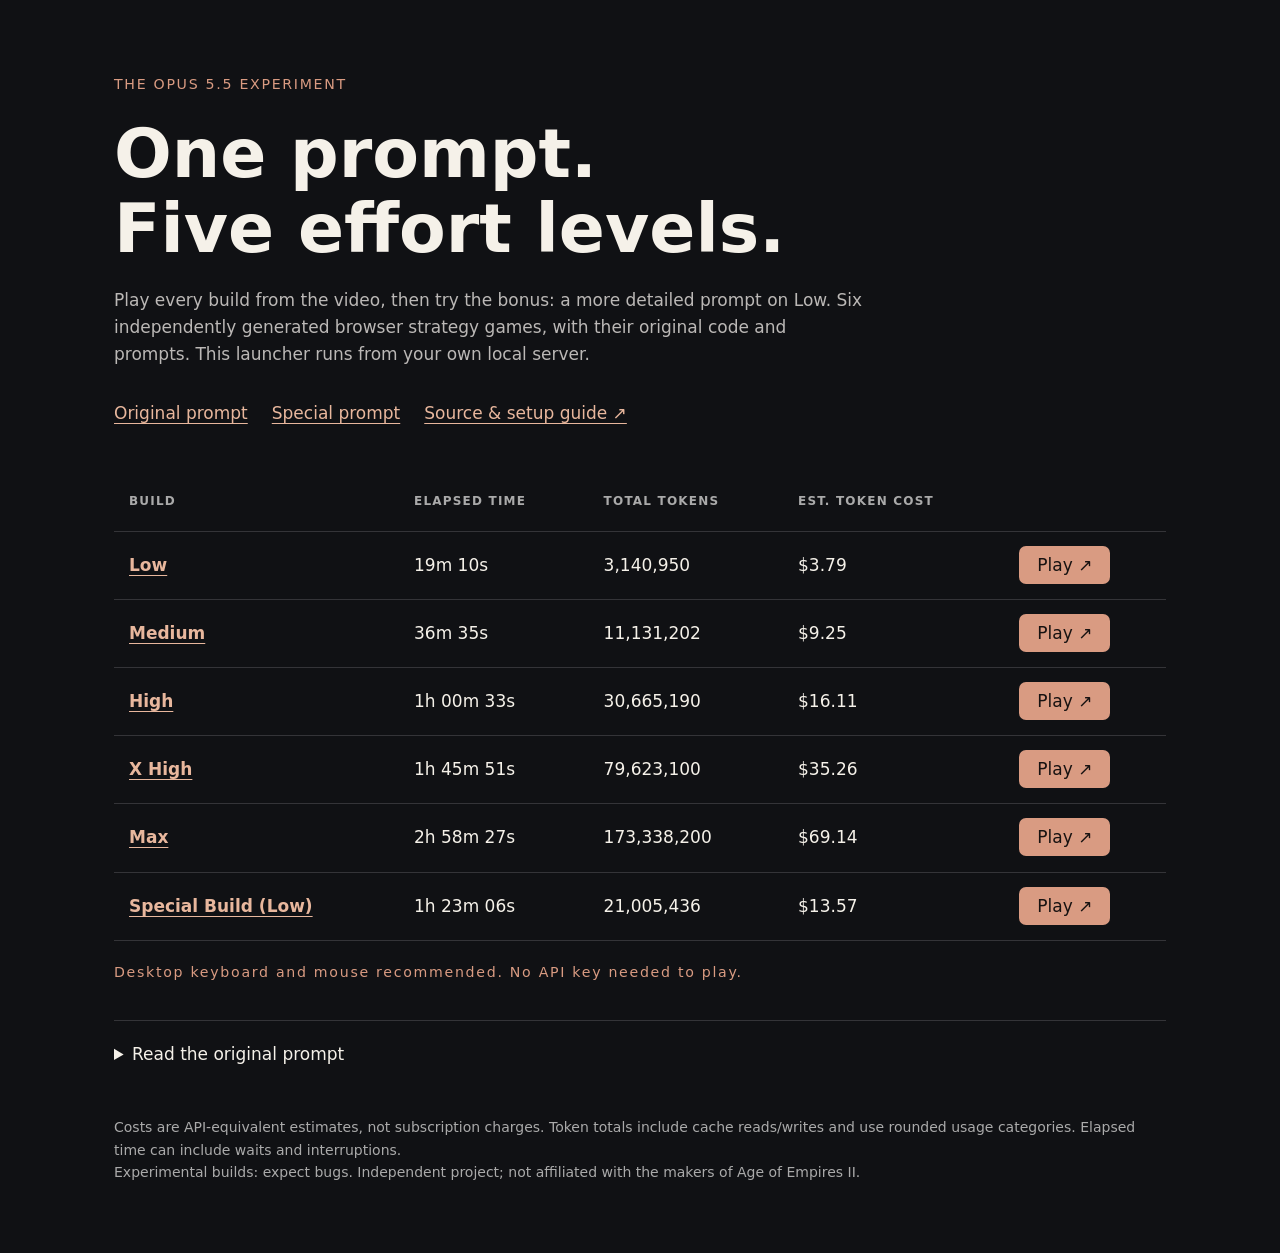
<file: index.html>
<!doctype html><html lang="en"><meta charset="utf-8"><meta name="viewport" content="width=device-width,initial-scale=1"><title>Opus 5.5 — Play the builds</title><style>
:root{color-scheme:dark}*{box-sizing:border-box}body{margin:0;background:#101114;color:#f5f1e9;font:17px/1.6 system-ui,sans-serif}main{max-width:1100px;margin:auto;padding:70px 24px}small{color:#d99b82;letter-spacing:.12em}h1{font-size:clamp(34px,6vw,68px);line-height:1.1;margin:20px 0}p{max-width:750px;color:#bbb8b6}a{color:#e8b79d;text-decoration-thickness:1px;text-underline-offset:4px}nav{display:flex;gap:24px;flex-wrap:wrap;margin:32px 0 44px}.table{overflow-x:auto}table{border-collapse:collapse;width:100%;white-space:nowrap}th{text-align:left;font-size:12px;text-transform:uppercase;letter-spacing:.1em;color:#aaa}th,td{padding:20px 15px;border-bottom:1px solid #343438}td:first-child{font-weight:700}.play{background:#d99b82;color:#171211;border-radius:7px;padding:9px 18px;text-decoration:none}details{margin-top:35px;border-top:1px solid #343438;padding-top:20px}pre{white-space:pre-wrap;overflow-wrap:anywhere;background:#1c1d22;padding:24px;border-radius:12px;font:15px/1.7 system-ui}footer{margin-top:48px;font-size:14px;color:#aaa}a:focus-visible,summary:focus-visible{outline:3px solid #fff;outline-offset:5px}</style><main><small>THE OPUS 5.5 EXPERIMENT</small><h1>One prompt.<br>Five effort levels.</h1><p>Play every build from the video, then try the bonus: a more detailed prompt on Low. Six independently generated browser strategy games, with their original code and prompts. This launcher runs from your own local server.</p><nav><a href="prompts/original.txt">Original prompt</a><a href="prompts/special-build.txt">Special prompt</a><a href="https://github.com/Barty-Bart/opus-55-effort-comparison">Source &amp; setup guide ↗</a></nav><div class="table"><table><thead><tr><th>Build</th><th>Elapsed time</th><th>Total tokens</th><th>Est. token cost</th><th></th></tr></thead><tbody><tr><td><a href='games/low/'>Low</a></td><td>19m 10s</td><td>3,140,950</td><td>$3.79</td><td><a class='play' href='games/low/'>Play ↗</a></td></tr><tr><td><a href='games/medium/'>Medium</a></td><td>36m 35s</td><td>11,131,202</td><td>$9.25</td><td><a class='play' href='games/medium/'>Play ↗</a></td></tr><tr><td><a href='games/high/'>High</a></td><td>1h 00m 33s</td><td>30,665,190</td><td>$16.11</td><td><a class='play' href='games/high/'>Play ↗</a></td></tr><tr><td><a href='games/xhigh/'>X High</a></td><td>1h 45m 51s</td><td>79,623,100</td><td>$35.26</td><td><a class='play' href='games/xhigh/'>Play ↗</a></td></tr><tr><td><a href='games/max/'>Max</a></td><td>2h 58m 27s</td><td>173,338,200</td><td>$69.14</td><td><a class='play' href='games/max/'>Play ↗</a></td></tr><tr><td><a href='games/special/'>Special Build (Low)</a></td><td>1h 23m 06s</td><td>21,005,436</td><td>$13.57</td><td><a class='play' href='games/special/'>Play ↗</a></td></tr></tbody></table></div><p><small>Desktop keyboard and mouse recommended. No API key needed to play.</small></p><details><summary>Read the original prompt</summary><pre>Build a complete, polished, playable browser clone of Age of Empires II. Capture the experience of growing a medieval settlement, developing its economy, advancing through ages, building an army and defeating a computer-controlled rival. Make the implementation decisions yourself. Prioritize an enjoyable game, strong visual presentation and systems that work together. Test it yourself before finishing, and leave it running so I can play it.</pre></details><footer>Costs are API-equivalent estimates, not subscription charges. Token totals include cache reads/writes and use rounded usage categories. Elapsed time can include waits and interruptions.<br>Experimental builds: expect bugs. Independent project; not affiliated with the makers of Age of Empires II.</footer></main></html>
</file>
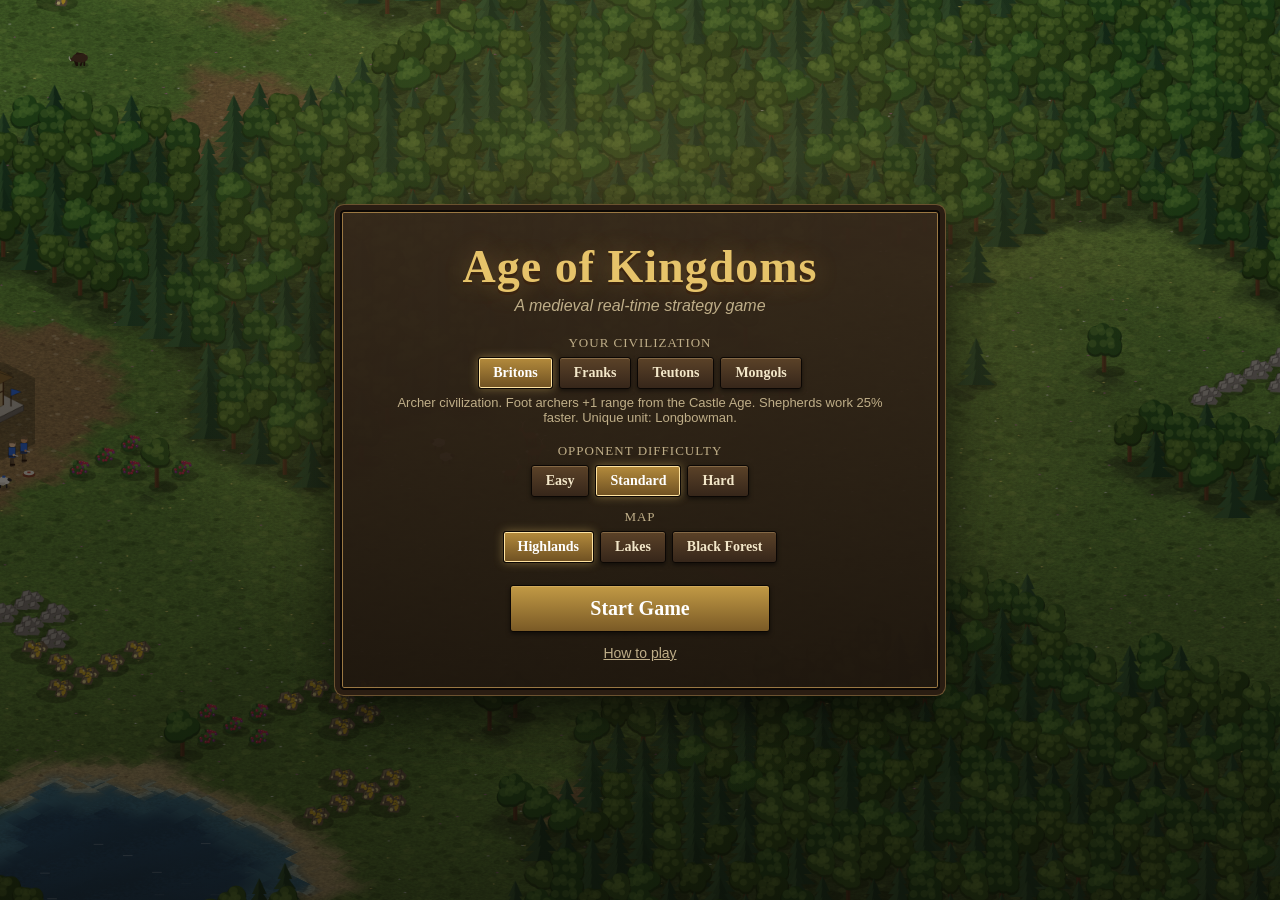
<file: games/high/index.html>
<!DOCTYPE html>
<html lang="en">
<head>
<meta charset="utf-8">
<title>Age of Kingdoms</title>
<meta name="viewport" content="width=device-width, initial-scale=1">
<link rel="stylesheet" href="style.css">
<link rel="icon" href="data:image/svg+xml,%3Csvg xmlns=%22http://www.w3.org/2000/svg%22 viewBox=%220 0 32 32%22%3E%3Cpath d=%22M4 28V12l4-3v-5h4v5l4-3 4 3v-5h4v5l4 3v16z%22 fill=%22%23e6c36a%22/%3E%3C/svg%3E">
</head>
<body>
<div id="game">
  <canvas id="view"></canvas>

  <div id="topbar" class="hidden">
    <div class="res" id="r-food" data-tip="Food — gathered from sheep, berries, hunting and farms"><img class="ricon" data-r="food"><span>0</span><em></em></div>
    <div class="res" id="r-wood" data-tip="Wood — chopped from trees"><img class="ricon" data-r="wood"><span>0</span><em></em></div>
    <div class="res" id="r-gold" data-tip="Gold — mined from gold mines"><img class="ricon" data-r="gold"><span>0</span><em></em></div>
    <div class="res" id="r-stone" data-tip="Stone — mined from stone quarries"><img class="ricon" data-r="stone"><span>0</span><em></em></div>
    <div class="res" id="r-pop" data-tip="Population / housing. Build Houses to raise the limit (max 200)"><img class="ricon" data-r="pop"><span>0/0</span></div>
    <div id="agebox"><span id="age-name">Dark Age</span><div id="age-prog"><div></div></div></div>
    <div class="spacer"></div>
    <div id="idle-vil" class="topbtn" data-tip="Select idle villager (.)">Idle: <b>0</b></div>
    <div id="clock">00:00</div>
    <div id="speed-btn" class="topbtn" data-tip="Game speed (+ / -)">Normal</div>
    <div id="menu-btn" class="topbtn" data-tip="Menu (F10 / Esc)">Menu</div>
  </div>

  <div id="messages"></div>
  <div id="center-msg"></div>
  <div id="wonder-timer" class="hidden"></div>

  <div id="bottom" class="hidden">
    <div id="minimap-wrap"><canvas id="minimap" width="240" height="124"></canvas>
      <div id="mm-buttons"></div>
    </div>
    <div id="info"></div>
    <div id="commands"></div>
  </div>

  <div id="tooltip" class="hidden"></div>

  <!-- Main menu -->
  <div id="mainmenu" class="screen">
    <div class="menu-bg"></div>
    <div class="menu-panel">
      <h1>Age of Kingdoms</h1>
      <div class="subtitle">A medieval real-time strategy game</div>
      <div class="menu-row">
        <label>Your civilization</label>
        <div class="opts" id="opt-civ"></div>
        <div class="civ-desc" id="civ-desc"></div>
      </div>
      <div class="menu-row">
        <label>Opponent difficulty</label>
        <div class="opts" id="opt-diff">
          <button data-v="easy">Easy</button><button data-v="normal" class="sel">Standard</button><button data-v="hard">Hard</button>
        </div>
      </div>
      <div class="menu-row">
        <label>Map</label>
        <div class="opts" id="opt-map">
          <button data-v="arabia" class="sel">Highlands</button><button data-v="lakes">Lakes</button><button data-v="forest">Black Forest</button>
        </div>
      </div>
      <button id="start-btn" class="big">Start Game</button>
      <button id="help-btn" class="link">How to play</button>
    </div>
  </div>

  <div id="helpscreen" class="screen hidden">
    <div class="menu-panel wide">
      <h2>How to Play</h2>
      <div class="help-cols">
        <div>
          <h3>Goal</h3>
          <p>Destroy every enemy unit and building — or build a <b>Wonder</b> in the Imperial Age and defend it until its timer runs out.</p>
          <h3>Economy</h3>
          <p>Villagers gather <b>food</b> (sheep, berries, deer, farms), <b>wood</b>, <b>gold</b> and <b>stone</b>. Build a Lumber Camp, Mining Camp or Mill next to resources so villagers walk less. Build Houses to raise your population limit.</p>
          <h3>Ages</h3>
          <p>Advance at the Town Center: Dark → Feudal → Castle → Imperial. Each age needs two buildings from the previous age and unlocks new units, buildings and technologies.</p>
        </div>
        <div>
          <h3>Mouse</h3>
          <p><b>Left click / drag</b> select · <b>Double click</b> select all of a type · <b>Right click</b> move, gather, build, attack, set rally point · <b>Wheel</b> zoom · <b>Middle drag</b> pan</p>
          <h3>Keyboard</h3>
          <p><b>Arrows</b> or screen edge — scroll<br><b>Q W E R T / A S D F G / Z X C V B</b> — command buttons<br><b>H</b> Town Center · <b>.</b> idle villager · <b>,</b> idle military<br><b>Ctrl+1–9</b> make group · <b>1–9</b> select group<br><b>Space</b> centre on selection · <b>Del</b> delete<br><b>Shift</b> queue buildings / add to selection · <b>Alt+right-click</b> garrison<br><b>+ / −</b> game speed · <b>P</b> pause · <b>Esc</b> cancel / menu</p>
          <h3>Tips</h3>
          <p>Spearmen beat cavalry, archers beat spearmen, skirmishers beat archers, cavalry beat archers, rams destroy buildings. Ring the <b>Town Bell</b> to garrison villagers and fire extra arrows.</p>
        </div>
      </div>
      <button id="help-close" class="big">Back</button>
    </div>
  </div>

  <div id="pausemenu" class="screen hidden">
    <div class="menu-panel">
      <h2>Game Paused</h2>
      <button id="resume-btn" class="big">Resume</button>
      <button id="restart-btn" class="big">Restart</button>
      <button id="quit-btn" class="big">Quit to Main Menu</button>
      <button id="help-btn2" class="link">How to play</button>
    </div>
  </div>

  <div id="endscreen" class="screen hidden">
    <div class="menu-panel wide">
      <h1 id="end-title">Victory</h1>
      <div class="subtitle" id="end-sub"></div>
      <table id="end-stats"></table>
      <button id="end-continue" class="big">Keep Watching</button>
      <button id="end-menu" class="big">Main Menu</button>
    </div>
  </div>

  <div id="loading" class="screen hidden"><div class="menu-panel"><h2>Generating world…</h2></div></div>
</div>

<script src="js/util.js"></script>
<script src="js/data.js"></script>
<script src="js/audio.js"></script>
<script src="js/map.js"></script>
<script src="js/path.js"></script>
<script src="js/sprites.js"></script>
<script src="js/entities.js"></script>
<script src="js/ai.js"></script>
<script src="js/render.js"></script>
<script src="js/ui.js"></script>
<script src="js/main.js"></script>
</body>
</html>
</file>
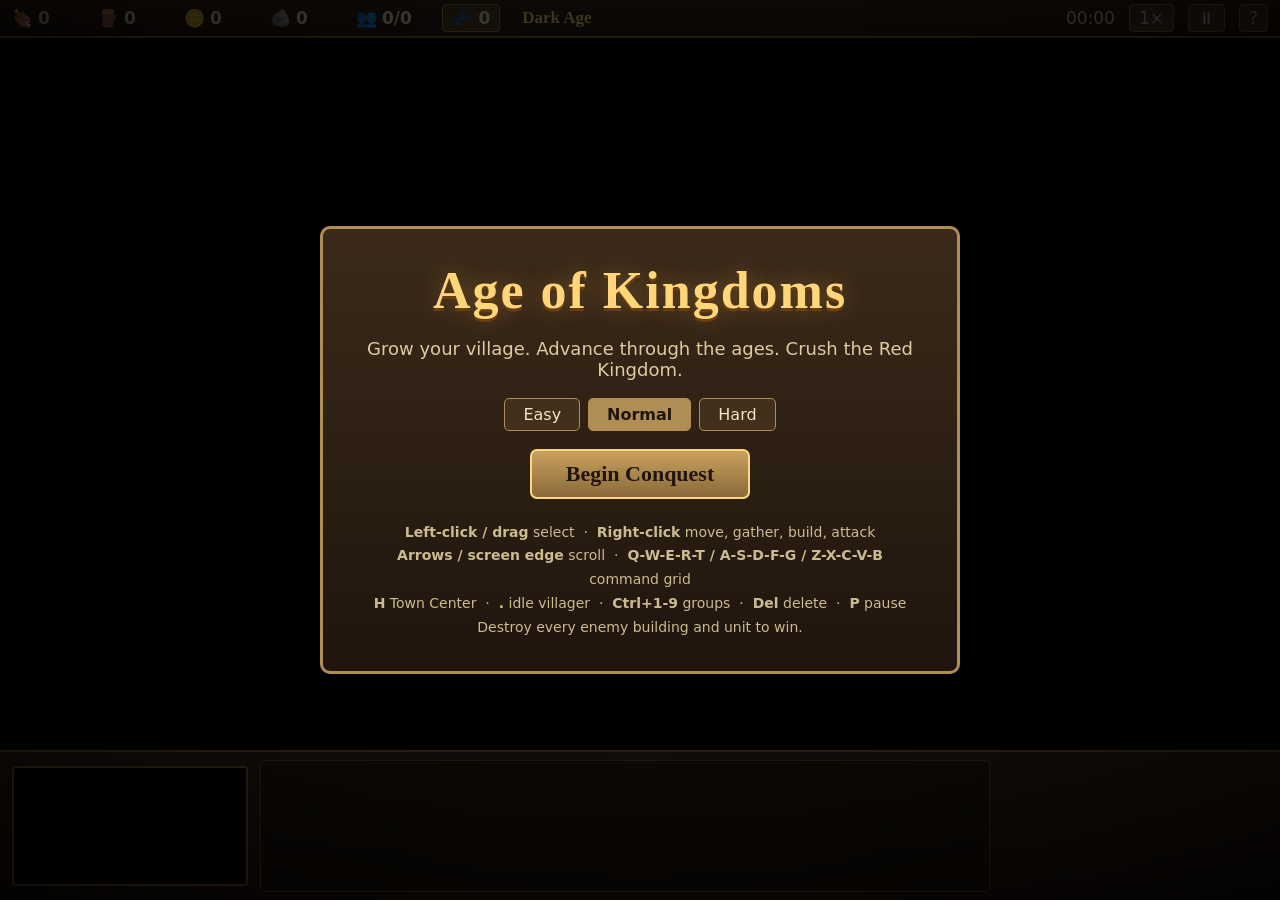
<file: games/low/index.html>
<!DOCTYPE html>
<html lang="en">
<head>
<meta charset="utf-8">
<title>Age of Kingdoms</title>
<meta name="viewport" content="width=device-width,initial-scale=1">
<link rel="stylesheet" href="style.css">
</head>
<body>
<canvas id="game"></canvas>

<div id="top" class="panel">
  <div class="res" title="Food"><span>🍖</span><b id="r-food">0</b></div>
  <div class="res" title="Wood"><span>🪵</span><b id="r-wood">0</b></div>
  <div class="res" title="Gold"><span>🪙</span><b id="r-gold">0</b></div>
  <div class="res" title="Stone"><span>🪨</span><b id="r-stone">0</b></div>
  <div class="res" title="Population"><span>👥</span><b id="r-pop">0/0</b></div>
  <button id="idleBtn" title="Select idle villager (.)">💤 <b id="r-idle">0</b></button>
  <div id="age">Dark Age</div>
  <div class="spacer"></div>
  <div id="enemyAge" title="Enemy age"></div>
  <div id="clock">00:00</div>
  <button id="speedBtn" title="Game speed">1×</button>
  <button id="pauseBtn" title="Pause (P)">⏸</button>
  <button id="helpBtn" title="Controls">?</button>
</div>

<div id="msgs"></div>

<div id="bottom" class="panel">
  <div id="miniWrap"><canvas id="mini" width="232" height="116"></canvas></div>
  <div id="info"></div>
  <div id="cmds"></div>
</div>
<div id="tip"></div>

<div id="menu" class="overlay">
  <div class="card">
    <h1>Age of Kingdoms</h1>
    <p class="sub">Grow your village. Advance through the ages. Crush the Red Kingdom.</p>
    <div class="diff">
      <button data-d="0">Easy</button>
      <button data-d="1" class="on">Normal</button>
      <button data-d="2">Hard</button>
    </div>
    <button id="startBtn" class="big">Begin Conquest</button>
    <div class="howto">
      <b>Left-click / drag</b> select &nbsp;·&nbsp; <b>Right-click</b> move, gather, build, attack<br>
      <b>Arrows / screen edge</b> scroll &nbsp;·&nbsp; <b>Q-W-E-R-T / A-S-D-F-G / Z-X-C-V-B</b> command grid<br>
      <b>H</b> Town Center &nbsp;·&nbsp; <b>.</b> idle villager &nbsp;·&nbsp; <b>Ctrl+1-9</b> groups &nbsp;·&nbsp; <b>Del</b> delete &nbsp;·&nbsp; <b>P</b> pause<br>
      Destroy every enemy building and unit to win.
    </div>
  </div>
</div>

<div id="endScreen" class="overlay hidden">
  <div class="card">
    <h1 id="endTitle">Victory</h1>
    <div id="endStats"></div>
    <button class="big" onclick="location.reload()">Play Again</button>
  </div>
</div>

<script src="game.js"></script>
</body>
</html>
</file>
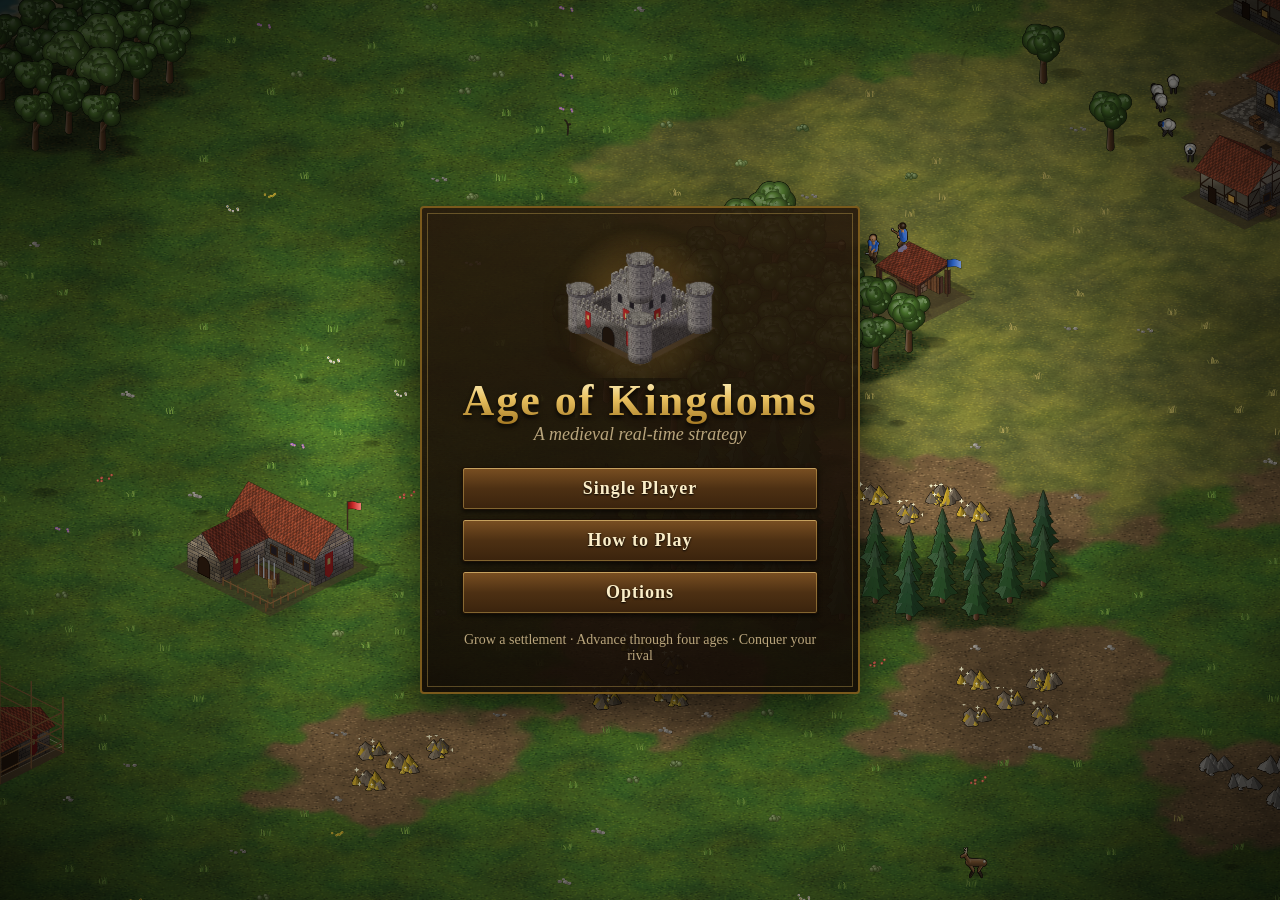
<file: games/max/index.html>
<!doctype html>
<html lang="en">
<head>
  <meta charset="utf-8">
  <meta name="viewport" content="width=device-width, initial-scale=1">
  <title>Age of Kingdoms</title>
  <meta name="description" content="A medieval real-time strategy game in the spirit of Age of Empires II, playable in the browser.">
  <link rel="icon" href="data:image/svg+xml,%3Csvg xmlns='http://www.w3.org/2000/svg' viewBox='0 0 64 64'%3E%3Cpath d='M8 60V24h8v-8h8v8h16v-8h8v8h8v36z' fill='%23c9a54a' stroke='%233a2408' stroke-width='3'/%3E%3C/svg%3E">
  <link rel="stylesheet" href="css/style.css">
</head>
<body>
  <div id="app">
    <canvas id="game"></canvas>

    <!-- In-game HUD -->
    <div id="hud" class="hidden">
      <div id="topbar">
        <div class="res" id="res-wood" data-res="wood"><img alt=""><div><b>0</b><small></small></div></div>
        <div class="res" id="res-food" data-res="food"><img alt=""><div><b>0</b><small></small></div></div>
        <div class="res" id="res-gold" data-res="gold"><img alt=""><div><b>0</b><small></small></div></div>
        <div class="res" id="res-stone" data-res="stone"><img alt=""><div><b>0</b><small></small></div></div>
        <div class="res pop" id="res-pop"><img alt=""><div><b>0/0</b><small></small></div></div>
        <div id="age-label">Dark Age</div>
        <div class="spacer"></div>
        <div id="clock">00:00</div>
        <button class="tb" id="btn-speed" title="Game speed (+/-)">1.0×</button>
        <button class="tb" id="btn-pause" title="Pause (P)">❚❚</button>
        <button class="tb" id="btn-objectives" title="Objectives &amp; scores (O)">Scores</button>
        <button class="tb" id="btn-menu" title="Menu (F10)">Menu</button>
      </div>
      <div id="messages"></div>
      <div id="scores" class="hidden"></div>
      <div id="banner" class="hidden"><div class="banner-inner"><div class="banner-title"></div><div class="banner-sub"></div></div></div>
      <div id="wonder-timer" class="hidden"></div>
      <div id="paused-label" class="hidden">Paused</div>
      <div id="bottombar">
        <div id="commands" class="panel"></div>
        <div id="info" class="panel"></div>
        <div id="minimap-wrap" class="panel">
          <canvas id="minimap"></canvas>
          <div id="mini-buttons">
            <button id="btn-idle" title="Next idle villager (.)"><img alt=""><span>0</span></button>
            <button id="btn-idle-mil" title="Next idle military unit (,)"><img alt=""><span>0</span></button>
          </div>
        </div>
      </div>
      <div id="tooltip" class="hidden"></div>
    </div>

    <!-- Main menu -->
    <div id="menu-screen" class="screen">
      <div class="menu-panel">
        <div class="emblem"></div>
        <h1>Age of Kingdoms</h1>
        <div class="subtitle">A medieval real-time strategy</div>
        <button class="big" id="btn-new">Single Player</button>
        <button class="big" id="btn-howto">How to Play</button>
        <button class="big" id="btn-options">Options</button>
        <div class="menu-foot">Grow a settlement · Advance through four ages · Conquer your rival</div>
      </div>
    </div>

    <!-- Game setup -->
    <div id="setup-screen" class="screen hidden">
      <div class="setup-panel">
        <h2>New Game</h2>
        <div class="setup-grid">
          <label>Your name</label><input id="opt-name" value="Player" maxlength="16">
          <label>Your color</label><select id="opt-color"></select>
          <label>Map</label>
          <select id="opt-map"><option value="arabia">Arabia — open land</option><option value="lakes">Lakes — central waters</option><option value="forest">Black Forest — dense woods</option></select>
          <label>Map size</label>
          <select id="opt-size"><option value="96">Tiny (96×96)</option><option value="120" selected>Small (120×120)</option><option value="144">Medium (144×144)</option></select>
          <label>Opponents</label>
          <select id="opt-opp"><option value="1" selected>1 computer rival</option><option value="2">2 computer rivals</option><option value="3">3 computer rivals</option></select>
          <label>Difficulty</label>
          <select id="opt-diff"><option value="easy">Easy — relaxed, late small attacks</option><option value="standard" selected>Standard — balanced</option><option value="hard">Hard — efficient and aggressive</option><option value="hardest">Hardest — hard + economic bonus</option></select>
          <label>Teams</label>
          <select id="opt-teams"><option value="ffa">Free for all</option><option value="allvsyou">Computers allied vs you</option></select>
          <label>Starting age</label>
          <select id="opt-age"><option value="0" selected>Dark Age</option><option value="1">Feudal Age</option><option value="2">Castle Age</option><option value="3">Imperial Age</option></select>
          <label>Resources</label>
          <select id="opt-res"><option value="standard" selected>Standard</option><option value="medium">Medium</option><option value="high">High</option></select>
          <label>Visibility</label>
          <select id="opt-reveal"><option value="normal" selected>Fog of war</option><option value="explored">Explored</option><option value="all">All visible</option></select>
          <label>Game speed</label>
          <select id="opt-speed"><option value="1">Slow (1.0×)</option><option value="1.5" selected>Normal (1.5×)</option><option value="2">Fast (2.0×)</option><option value="3">Very fast (3.0×)</option></select>
          <label>Map seed</label><input id="opt-seed" placeholder="random">
        </div>
        <div class="setup-buttons">
          <button class="big" id="btn-start">Start Game</button>
          <button class="big secondary" id="btn-setup-back">Back</button>
        </div>
      </div>
    </div>

    <!-- How to play -->
    <div id="howto-screen" class="screen hidden">
      <div class="doc-panel">
        <h2>How to Play</h2>
        <div class="doc-cols">
          <div>
            <h3>Goal</h3>
            <p>Build an economy, advance from the <b>Dark Age</b> through the <b>Feudal</b> and <b>Castle</b> ages to the <b>Imperial Age</b>, raise an army and destroy every enemy unit and building. Alternatively, build a <b>Wonder</b> and defend it for 5 minutes.</p>
            <h3>Economy</h3>
            <p>Villagers gather <b>food</b> (sheep, deer, boar, berries, fish, farms), <b>wood</b>, <b>gold</b> and <b>stone</b> and carry it to a drop-off: the Town Center, a Mill (food), Lumber Camp (wood) or Mining Camp (gold, stone). Build Houses to raise your population limit. Keep your Town Center producing villagers!</p>
            <h3>Ages</h3>
            <p>Advance at the Town Center. Each age needs two buildings of the previous age (e.g. Barracks + Mill for the Feudal Age) and unlocks new units, buildings and technologies.</p>
            <h3>Combat</h3>
            <p>Spearmen beat cavalry · cavalry beat archers · archers beat infantry · skirmishers beat archers · rams and trebuchets destroy buildings · monks heal and convert. Research upgrades at the Blacksmith.</p>
          </div>
          <div>
            <h3>Mouse</h3>
            <table class="keys">
              <tr><td>Left click / drag</td><td>Select units or buildings</td></tr>
              <tr><td>Double click</td><td>Select all units of that type on screen</td></tr>
              <tr><td>Right click</td><td>Move · gather · attack · build · garrison · set rally point</td></tr>
              <tr><td>Shift + click</td><td>Add to selection · queue orders · place several buildings</td></tr>
              <tr><td>Wheel / middle drag</td><td>Zoom / pan the map</td></tr>
            </table>
            <h3>Keyboard</h3>
            <table class="keys">
              <tr><td>Q W E R T / A S D F G / Z X C V B</td><td>Command grid hotkeys</td></tr>
              <tr><td>Arrow keys / screen edge</td><td>Scroll</td></tr>
              <tr><td>H</td><td>Select Town Center</td></tr>
              <tr><td>. (period) / , (comma)</td><td>Next idle villager / idle soldier</td></tr>
              <tr><td>Ctrl + 1–9, then 1–9</td><td>Create / recall control group</td></tr>
              <tr><td>A then click</td><td>Attack-move (with military selected)</td></tr>
              <tr><td>Space</td><td>Jump to last alert</td></tr>
              <tr><td>Delete</td><td>Delete selected unit or building</td></tr>
              <tr><td>P · + / −</td><td>Pause · change game speed</td></tr>
              <tr><td>Esc</td><td>Cancel / deselect</td></tr>
              <tr><td>H then Z</td><td>Ring the Town Bell (villagers take shelter) / all clear</td></tr>
              <tr><td>O · F10 · M</td><td>Scores · game menu · mute music</td></tr>
            </table>
          </div>
        </div>
        <button class="big" id="btn-howto-back">Back</button>
      </div>
    </div>

    <!-- Options -->
    <div id="options-screen" class="screen hidden">
      <div class="setup-panel narrow">
        <h2>Options</h2>
        <div class="setup-grid">
          <label>Master volume</label><input type="range" id="vol-master" min="0" max="100" value="80">
          <label>Sound effects</label><input type="range" id="vol-sfx" min="0" max="100" value="80">
          <label>Music</label><input type="range" id="vol-music" min="0" max="100" value="45">
          <label>Scroll speed</label><input type="range" id="scroll-speed" min="20" max="200" value="100">
          <label>Edge scrolling</label><select id="edge-scroll"><option value="1" selected>On</option><option value="0">Off</option></select>
          <label>Hints</label><select id="opt-hints"><option value="1" selected>Show tips</option><option value="0">Hide tips</option></select>
        </div>
        <div class="setup-buttons"><button class="big" id="btn-options-back">Done</button></div>
      </div>
    </div>

    <!-- In-game menu -->
    <div id="game-menu" class="screen hidden dim">
      <div class="menu-panel small">
        <h2>Game Menu</h2>
        <button class="big" id="gm-resume">Resume</button>
        <button class="big" id="gm-options">Options</button>
        <button class="big" id="gm-howto">How to Play</button>
        <button class="big" id="gm-restart">Restart</button>
        <button class="big danger" id="gm-resign">Resign</button>
        <button class="big secondary" id="gm-quit">Quit to Main Menu</button>
      </div>
    </div>

    <!-- End of game -->
    <div id="end-screen" class="screen hidden dim">
      <div class="end-panel">
        <div class="end-title">Victory</div>
        <div class="end-sub"></div>
        <canvas id="end-graph" width="720" height="200"></canvas>
        <table class="stats"></table>
        <div class="setup-buttons">
          <button class="big" id="end-continue">Keep Watching</button>
          <button class="big" id="end-again">Play Again</button>
          <button class="big secondary" id="end-menu">Main Menu</button>
        </div>
      </div>
    </div>

    <div id="loading" class="screen hidden"><div class="loading-inner"><div class="spinner"></div><div id="loading-text">Preparing the realm…</div></div></div>
  </div>
  <noscript><div style="position:fixed;inset:0;display:flex;align-items:center;justify-content:center;color:#f3e6c4;font:20px Georgia">Age of Kingdoms needs JavaScript to run.</div></noscript>
  <script type="module" src="js/main.js"></script>
</body>
</html>
</file>
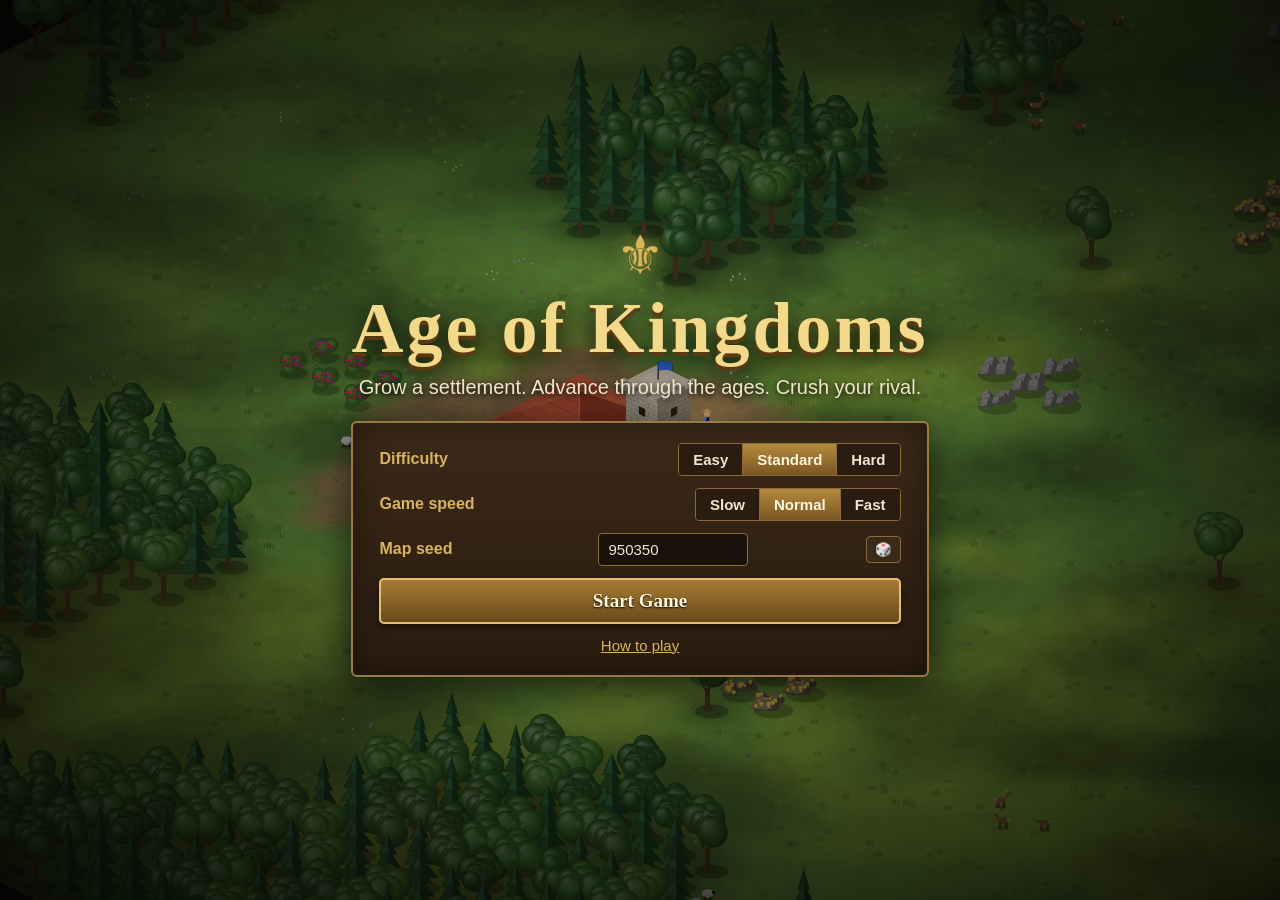
<file: games/medium/index.html>
<!DOCTYPE html>
<html lang="en">
<head>
<meta charset="utf-8">
<meta name="viewport" content="width=device-width, initial-scale=1">
<title>Age of Kingdoms</title>
<link rel="stylesheet" href="style.css">
<link rel="icon" href="data:image/svg+xml,<svg xmlns=%22http://www.w3.org/2000/svg%22 viewBox=%220 0 100 100%22><text y=%22.9em%22 font-size=%2290%22>⚜</text></svg>">
</head>
<body>
<canvas id="game"></canvas>

<div id="hud" class="hidden">
  <div id="topbar">
    <div class="res" data-res="food" title="Food"><img class="ri"><b id="r-food">0</b><span class="vc" id="v-food"></span></div>
    <div class="res" data-res="wood" title="Wood"><img class="ri"><b id="r-wood">0</b><span class="vc" id="v-wood"></span></div>
    <div class="res" data-res="gold" title="Gold"><img class="ri"><b id="r-gold">0</b><span class="vc" id="v-gold"></span></div>
    <div class="res" data-res="stone" title="Stone"><img class="ri"><b id="r-stone">0</b><span class="vc" id="v-stone"></span></div>
    <div class="res" data-res="pop" title="Population"><img class="ri"><b id="r-pop">0/0</b></div>
    <div id="age-box"><span id="age-num">I</span><span id="age-name">Dark Age</span><div id="age-prog"><div></div></div></div>
    <div class="spacer"></div>
    <button id="btn-idle" class="tb-btn" title="Next idle villager (.)"><span id="idle-count">0</span> idle</button>
    <div id="clock">00:00</div>
    <button id="btn-speed" class="tb-btn" title="Game speed">1.5×</button>
    <button id="btn-pause" class="tb-btn" title="Pause (P)">❚❚</button>
    <button id="btn-menu" class="tb-btn" title="Menu (F10)">Menu</button>
  </div>
  <div id="messages"></div>
  <div id="bottombar">
    <div id="mm-wrap"><canvas id="minimap"></canvas></div>
    <div id="info"></div>
    <div id="commands"></div>
  </div>
  <div id="tooltip" class="hidden"></div>
  <div id="paused" class="hidden">PAUSED<small>Press P to resume</small></div>
  <div id="age-banner" class="hidden"></div>
</div>

<div id="title" class="screen">
  <div class="title-inner">
    <div class="crest">⚜</div>
    <h1>Age of Kingdoms</h1>
    <p class="sub">Grow a settlement. Advance through the ages. Crush your rival.</p>
    <div class="panel">
      <div class="row"><label>Difficulty</label>
        <div class="seg" id="opt-diff"><button data-v="easy">Easy</button><button data-v="standard" class="on">Standard</button><button data-v="hard">Hard</button></div>
      </div>
      <div class="row"><label>Game speed</label>
        <div class="seg" id="opt-speed"><button data-v="1">Slow</button><button data-v="1.5" class="on">Normal</button><button data-v="2">Fast</button></div>
      </div>
      <div class="row"><label>Map seed</label><input id="opt-seed" type="text" maxlength="9"><button id="btn-reseed" class="small">🎲</button></div>
      <button id="btn-start" class="big">Start Game</button>
      <button id="btn-howto" class="link">How to play</button>
    </div>
  </div>
</div>

<div id="howto" class="screen hidden">
  <div class="panel wide">
    <h2>How to Play</h2>
    <div class="cols">
      <div>
        <h3>Goal</h3>
        <p>Destroy the enemy's Town Centers, Castles, villagers and army. Lose yours and you are defeated.</p>
        <h3>Economy</h3>
        <p>Villagers gather <b>food</b> (sheep, berries, deer, farms), <b>wood</b>, <b>gold</b> and <b>stone</b>. Build Lumber Camps, Mining Camps and Mills close to resources to cut walking time. Houses raise your population limit.</p>
        <h3>Ages</h3>
        <p>Research the next Age at the Town Center to unlock buildings, units and technologies: Dark → Feudal → Castle → Imperial.</p>
        <h3>Army</h3>
        <p>Spearmen beat cavalry, skirmishers beat archers, archers beat infantry, knights crush archers. Rams demolish buildings. Research Blacksmith upgrades!</p>
      </div>
      <div>
        <h3>Mouse</h3>
        <ul>
          <li><b>Left click / drag</b> — select</li>
          <li><b>Double click</b> — select all of that type on screen</li>
          <li><b>Right click</b> — move, gather, build, attack, set rally point</li>
          <li><b>Wheel</b> — zoom · <b>Middle drag</b> — pan</li>
        </ul>
        <h3>Keyboard</h3>
        <ul>
          <li><b>Arrows</b> / screen edge — scroll camera</li>
          <li><b>Q W E R T / A S D F G / Z X C V B</b> — command grid</li>
          <li><b>H</b> — Town Center · <b>.</b> — idle villager · <b>,</b> — idle army</li>
          <li><b>Ctrl+1…9</b> set group · <b>1…9</b> recall group</li>
          <li><b>Shift</b> — add to selection / queue ×5 / keep placing</li>
          <li><b>Del</b> — delete · <b>P</b> — pause · <b>Space</b> — jump to alert · <b>Esc</b> — cancel / menu</li>
        </ul>
      </div>
    </div>
    <button id="btn-howto-close" class="big">Got it</button>
  </div>
</div>

<div id="menu" class="screen hidden">
  <div class="panel">
    <h2>Menu</h2>
    <button id="m-resume" class="big">Resume</button>
    <button id="m-howto" class="big">How to play</button>
    <div class="row"><label>Music</label><div class="seg" id="opt-music"><button data-v="1" class="on">On</button><button data-v="0">Off</button></div></div>
    <div class="row"><label>Sound</label><input id="opt-sfx" type="range" min="0" max="1" step="0.05" value="0.5"></div>
    <button id="m-resign" class="big danger">Resign</button>
    <button id="m-quit" class="big">Quit to Title</button>
  </div>
</div>

<div id="end" class="screen hidden">
  <div class="panel wide">
    <h1 id="end-title">Victory!</h1>
    <p id="end-sub"></p>
    <table id="end-stats"></table>
    <div class="btnrow">
      <button id="e-again" class="big">Play Again</button>
      <button id="e-watch" class="big">Keep Watching</button>
      <button id="e-title" class="big">Main Menu</button>
    </div>
  </div>
</div>

<div id="loading" class="screen hidden"><div class="loading-text">Forging the realm…</div></div>

<script type="module" src="js/main.js"></script>
</body>
</html>
</file>
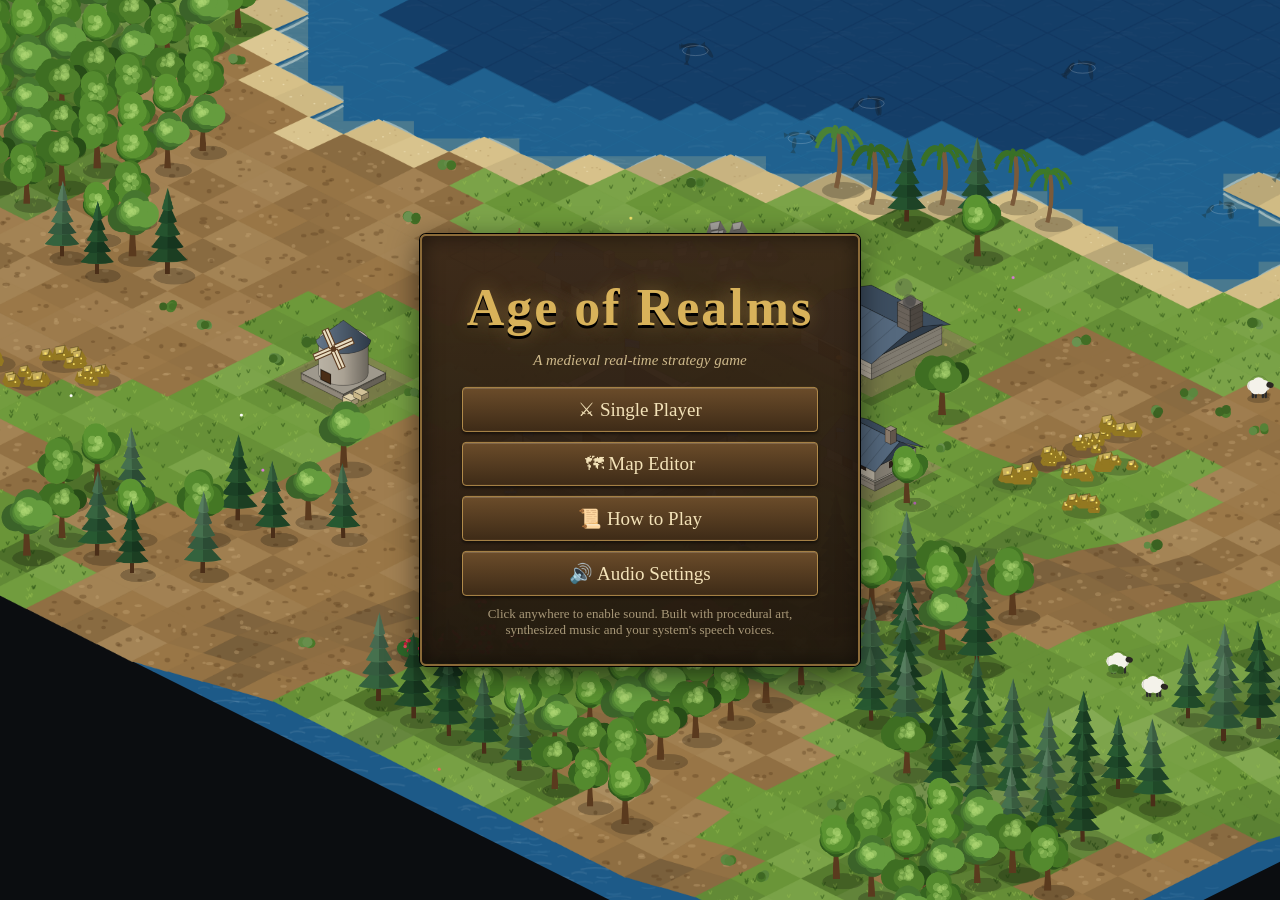
<file: games/special/index.html>
<!DOCTYPE html>
<html lang="en">
<head>
<meta charset="utf-8">
<meta name="viewport" content="width=device-width, initial-scale=1">
<title>Age of Realms — Medieval RTS</title>
<link rel="stylesheet" href="style.css">
</head>
<body>
<canvas id="game"></canvas>
<div id="menu" class="screen">
  <div class="menu-box panel">
    <h1 class="title">Age of Realms</h1>
    <div class="subtitle">A medieval real-time strategy game</div>
    <button class="btn big" id="btn-sp">⚔ Single Player</button>
    <button class="btn big" id="btn-editor">🗺 Map Editor</button>
    <button class="btn big" id="btn-help">📜 How to Play</button>
    <button class="btn big" id="btn-audio">🔊 Audio Settings</button>
    <div class="small dim">Click anywhere to enable sound. Built with procedural art, synthesized music and your system's speech voices.</div>
  </div>
</div>
<div id="setup" class="screen hidden"></div>
<div id="hud" class="screen hidden"></div>
<div id="editor" class="screen hidden"></div>
<div id="tooltip" class="hidden"></div>
<div id="modal" class="hidden"></div>
<script src="js/data.js"></script>
<script src="js/map.js"></script>
<script src="js/world.js"></script>
<script src="js/render.js"></script>
<script src="js/audio.js"></script>
<script src="js/ai.js"></script>
<script src="js/ui.js"></script>
<script src="js/editor.js"></script>
<script src="js/main.js"></script>
</body>
</html>
</file>
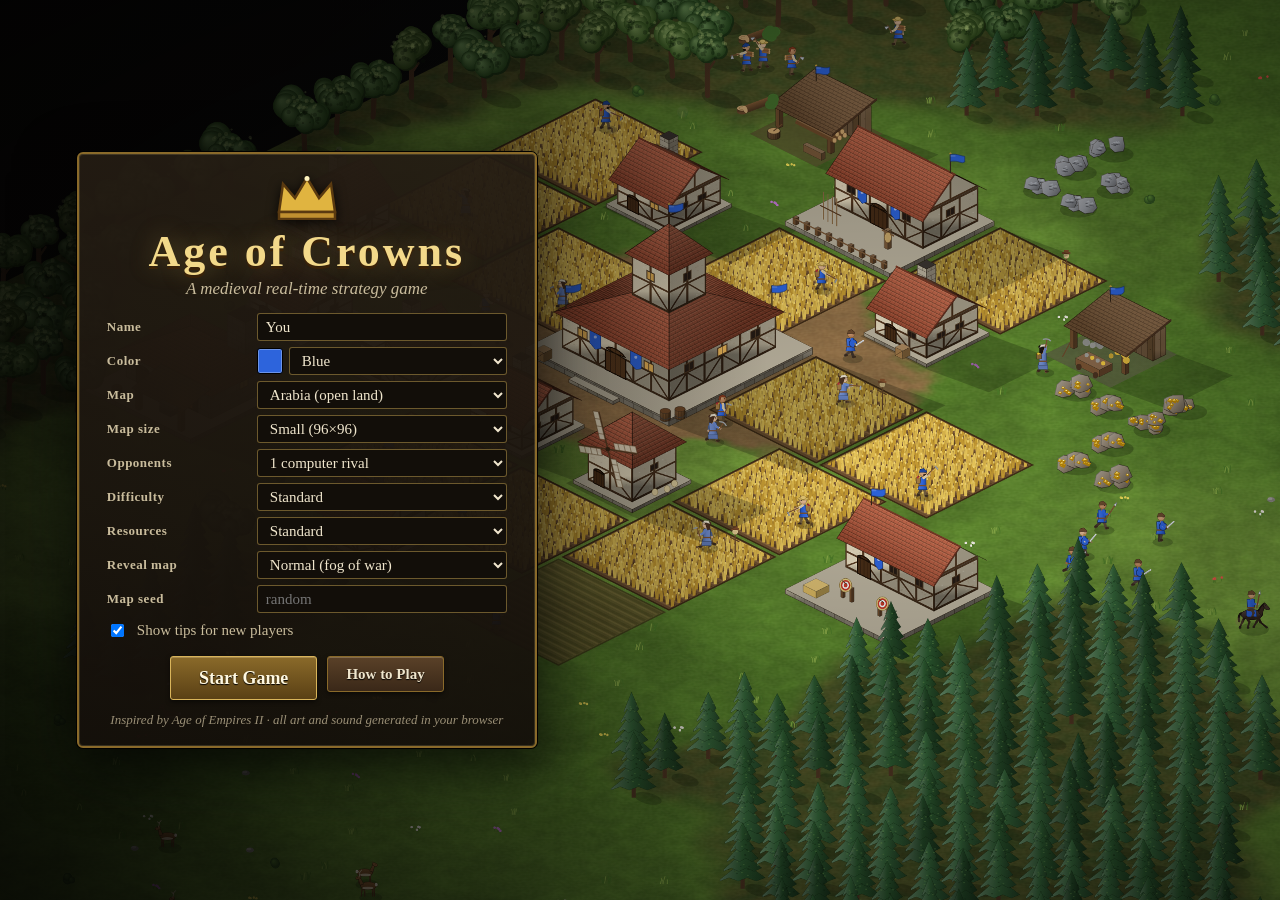
<file: games/xhigh/index.html>
<!DOCTYPE html>
<html lang="en">
<head>
  <meta charset="utf-8">
  <title>Age of Crowns</title>
  <meta name="viewport" content="width=device-width, initial-scale=1">
  <meta name="description" content="A medieval real-time strategy game in the browser, inspired by Age of Empires II.">
  <link rel="stylesheet" href="css/style.css">
  <link rel="icon" href="data:image/svg+xml,<svg xmlns='http://www.w3.org/2000/svg' viewBox='0 0 64 64'><path d='M8 46 L12 18 L24 32 L32 12 L40 32 L52 18 L56 46 Z' fill='%23e0b440' stroke='%235a3a10' stroke-width='3'/><rect x='8' y='46' width='48' height='8' fill='%23c09030' stroke='%235a3a10' stroke-width='3'/></svg>">
</head>
<body>
  <canvas id="view"></canvas>

  <!-- ================= HUD ================= -->
  <div id="hud" class="hidden">
    <div id="topbar">
      <div class="resbar">
        <div class="res" data-res="food" title="Food (villagers gathering)"><img alt=""><span class="val">0</span><span class="cnt"></span></div>
        <div class="res" data-res="wood" title="Wood (villagers gathering)"><img alt=""><span class="val">0</span><span class="cnt"></span></div>
        <div class="res" data-res="gold" title="Gold (villagers gathering)"><img alt=""><span class="val">0</span><span class="cnt"></span></div>
        <div class="res" data-res="stone" title="Stone (villagers gathering)"><img alt=""><span class="val">0</span><span class="cnt"></span></div>
        <div class="res pop" title="Population / limit"><img alt=""><span class="val">0/0</span></div>
      </div>
      <div id="agebox"><div id="agename">Dark Age</div><div id="ageprog" class="hidden"><div></div></div></div>
      <div class="topright">
        <span id="clock">00:00</span>
        <button id="btn-speed" title="Game speed (+ / -)">1.0×</button>
        <button id="btn-pause" title="Pause (P)">❚❚</button>
        <button id="btn-help" title="Controls (F1)">?</button>
        <button id="btn-menu" title="Menu (F10)">Menu</button>
      </div>
    </div>
    <div id="messages"></div>
    <div id="scores"></div>
    <div id="bottombar">
      <div id="cmdcard"></div>
      <div id="infopanel"></div>
      <div id="mmwrap">
        <canvas id="minimap" width="300" height="150"></canvas>
        <button id="btn-idle" title="Next idle villager (.)"><img alt=""><span>0</span></button>
      </div>
    </div>
    <div id="tooltip" class="hidden"></div>
    <div id="pausedbanner" class="hidden">Paused</div>
  </div>
  <div id="banner" class="hidden"></div>

  <!-- ================= MAIN MENU ================= -->
  <div id="mainmenu" class="screen">
    <div class="menu-panel">
      <div class="crest">
        <svg viewBox="0 0 64 44" width="64" height="44"><path d="M4 36 L8 8 L20 22 L32 2 L44 22 L56 8 L60 36 Z" fill="#e0b440" stroke="#5a3a10" stroke-width="2.5"/><rect x="4" y="36" width="56" height="7" fill="#c09030" stroke="#5a3a10" stroke-width="2.5"/><circle cx="32" cy="2.5" r="2.5" fill="#fff4c0"/></svg>
      </div>
      <h1>Age of Crowns</h1>
      <div class="subtitle">A medieval real-time strategy game</div>
      <form id="setup" onsubmit="return false">
        <label>Name <input id="opt-name" maxlength="16" autocomplete="off"></label>
        <label>Color <span class="colorpick"><span id="color-swatch"></span><select id="opt-color"></select></span></label>
        <label>Map
          <select id="opt-map"><option value="arabia">Arabia (open land)</option><option value="forest">Black Forest (dense woods)</option><option value="lakes">Lakes</option></select>
        </label>
        <label>Map size
          <select id="opt-size"><option value="80">Tiny (80×80)</option><option value="96">Small (96×96)</option><option value="120">Medium (120×120)</option><option value="144">Large (144×144)</option></select>
        </label>
        <label>Opponents
          <select id="opt-opp"><option value="1">1 computer rival</option><option value="2">2 computer rivals (free-for-all)</option><option value="3">3 computer rivals (free-for-all)</option></select>
        </label>
        <label>Difficulty
          <select id="opt-diff"><option value="easy">Easy</option><option value="standard">Standard</option><option value="hard">Hard</option><option value="hardest">Hardest</option></select>
        </label>
        <label>Resources
          <select id="opt-res"><option value="standard">Standard</option><option value="medium">Medium</option><option value="high">High</option></select>
        </label>
        <label>Reveal map
          <select id="opt-reveal"><option value="normal">Normal (fog of war)</option><option value="explored">Explored</option><option value="all">All visible</option></select>
        </label>
        <label>Map seed <input id="opt-seed" placeholder="random" autocomplete="off"></label>
        <label class="check"><input type="checkbox" id="opt-tips"> Show tips for new players</label>
      </form>
      <div class="menu-buttons">
        <button id="btn-start" class="big">Start Game</button>
        <button id="btn-howto">How to Play</button>
      </div>
      <div class="menu-foot">Inspired by Age of Empires II · all art and sound generated in your browser</div>
    </div>
  </div>

  <!-- ================= LOADING ================= -->
  <div id="loading" class="screen hidden">
    <div class="loadbox">
      <div class="ltitle">Age of Crowns</div>
      <div class="ltext">Surveying the land…</div>
      <div class="lbar"><div></div></div>
    </div>
  </div>

  <!-- ================= IN-GAME MENU ================= -->
  <div id="ingamemenu" class="screen hidden">
    <div class="dialog">
      <h2>Game Menu</h2>
      <button id="btn-resume" class="big">Resume</button>
      <div class="vol"><label>Sound effects <input type="range" id="vol-sfx" min="0" max="1" step="0.05"></label>
      <label>Music <input type="range" id="vol-music" min="0" max="1" step="0.05"></label></div>
      <button id="btn-restart">Restart (new map)</button>
      <button id="btn-resign">Resign</button>
      <button id="btn-quit">Quit to Main Menu</button>
    </div>
  </div>

  <!-- ================= HELP ================= -->
  <div id="help" class="screen hidden">
    <div class="dialog wide">
      <h2>How to Play</h2>
      <div class="helpcols">
        <div>
          <h3>Goal</h3>
          <p>Grow your settlement, advance from the <b>Dark Age</b> through the <b>Feudal</b> and <b>Castle</b> Ages to the <b>Imperial Age</b>, and destroy every rival's army, town centers and military buildings. A completed <b>Wonder</b> that survives long enough also wins.</p>
          <h3>Economy</h3>
          <p>Villagers gather <b>food</b> (sheep, berries, deer, farms), <b>wood</b>, <b>gold</b> and <b>stone</b>, carrying it to a Town Center, Mill, Lumber Camp or Mining Camp. Build <b>Houses</b> to raise your population limit.</p>
          <h3>Military</h3>
          <p>Spearmen beat cavalry · archers beat infantry · skirmishers beat archers · knights beat archers and siege · rams destroy buildings · monks heal and convert. Research upgrades at the Blacksmith.</p>
        </div>
        <div>
          <h3>Mouse</h3>
          <table class="keys">
            <tr><td>Left click / drag</td><td>Select / box-select units</td></tr>
            <tr><td>Double / Ctrl-click</td><td>Select all of that type on screen</td></tr>
            <tr><td>Right click</td><td>Move, gather, attack, build, garrison, set rally point</td></tr>
            <tr><td>Shift + right click</td><td>Queue waypoints</td></tr>
            <tr><td>Wheel / middle drag</td><td>Zoom / pan · screen edges and arrow keys also scroll</td></tr>
          </table>
          <h3>Keys</h3>
          <table class="keys">
            <tr><td>Q W E R T / A S D F G / Z X C V B</td><td>Command card buttons (shift = ×5)</td></tr>
            <tr><td>H</td><td>Select Town Center</td></tr>
            <tr><td>. &nbsp; ,</td><td>Next idle villager / idle soldier</td></tr>
            <tr><td>Ctrl + 1‑9, 1‑9</td><td>Create / recall control groups</td></tr>
            <tr><td>A (with soldiers)</td><td>Attack-move</td></tr>
            <tr><td>Space</td><td>Jump to last alert</td></tr>
            <tr><td>Del</td><td>Delete selection</td></tr>
            <tr><td>P / F3 · + / −</td><td>Pause · game speed</td></tr>
            <tr><td>M · Esc / F10</td><td>Mute · menu</td></tr>
          </table>
        </div>
      </div>
      <button id="help-close" class="big">Got it</button>
    </div>
  </div>

  <!-- ================= GAME OVER ================= -->
  <div id="gameover" class="screen hidden">
    <div class="dialog wide">
      <h2 id="go-title">Victory</h2>
      <div id="go-sub"></div>
      <div class="go-body">
        <div id="go-table"></div>
        <div class="go-chartwrap">
          <canvas id="go-chart"></canvas>
          <div id="go-legend"></div>
        </div>
      </div>
      <div class="menu-buttons">
        <button id="go-continue">Keep Playing</button>
        <button id="go-again" class="big">Play Again</button>
        <button id="go-menu">Main Menu</button>
      </div>
    </div>
  </div>

  <script type="module" src="js/main.js"></script>
</body>
</html>
</file>
<file: games/high/style.css>
:root {
  --gold: #e6c36a;
  --gold-dim: #a8883f;
  --ink: #f3e7c9;
  --ink-dim: #bfae88;
  --panel: #2a1f16;
  --panel2: #3b2c1f;
  --edge: #0e0906;
  --red: #e0503c;
  --green: #6fce5a;
}
* { box-sizing: border-box; }
html, body { margin: 0; height: 100%; overflow: hidden; background: #0b0806; color: var(--ink);
  font-family: 'Alegreya Sans', 'Trebuchet MS', sans-serif; user-select: none; -webkit-user-select: none; }
#game { position: fixed; inset: 0; }
#view { position: absolute; inset: 0; width: 100%; height: 100%; display: block; }
.hidden { display: none !important; }

/* ---------- Top bar ---------- */
#topbar { position: absolute; left: 0; right: 0; top: 0; height: 38px; display: flex; align-items: center; gap: 4px;
  padding: 0 10px; z-index: 5;
  background: linear-gradient(#4a3624, #2b1e13 60%, #1d140c);
  border-bottom: 2px solid #0b0704; box-shadow: 0 2px 0 #6b5230 inset, 0 3px 12px rgba(0,0,0,.6); }
#topbar .res { display: flex; align-items: center; gap: 5px; min-width: 96px; height: 28px; padding: 0 8px 0 4px;
  background: rgba(0,0,0,.35); border: 1px solid #0c0805; border-radius: 3px; box-shadow: 0 1px 0 rgba(255,220,150,.12);
  font-weight: 700; font-size: 16px; position: relative; }
#topbar .res em { font-style: normal; font-size: 11px; color: var(--ink-dim); font-weight: 500; margin-left: 2px; }
#topbar .res.flash span { color: var(--red); }
#r-pop { min-width: 90px; }
.ricon { width: 22px; height: 22px; image-rendering: auto; }
#agebox { margin-left: 14px; font-family: Cinzel, Georgia, serif; font-weight: 700; color: var(--gold); font-size: 15px;
  text-shadow: 0 1px 2px #000; display: flex; flex-direction: column; align-items: center; min-width: 150px; }
#age-prog { width: 130px; height: 4px; background: #000; border-radius: 2px; margin-top: 2px; overflow: hidden; visibility: hidden; }
#age-prog div { height: 100%; width: 0; background: linear-gradient(90deg, #b8862e, #ffe08a); }
#topbar .spacer { flex: 1; }
.topbtn { font-family: Cinzel, Georgia, serif; font-size: 13px; font-weight: 700; padding: 5px 12px; cursor: pointer;
  color: var(--ink); background: linear-gradient(#5b4228, #3a2918); border: 1px solid #120c07; border-radius: 3px;
  box-shadow: 0 1px 0 rgba(255,220,160,.25) inset; }
.topbtn:hover { color: #fff; background: linear-gradient(#72552f, #4a341d); }
#idle-vil b { color: var(--gold); }
#idle-vil.none b { color: var(--ink-dim); }
#clock { font-family: Cinzel, Georgia, serif; font-weight: 700; font-size: 15px; padding: 0 10px; color: var(--ink); min-width: 70px; text-align: center; }

/* ---------- Bottom panel ---------- */
#bottom { position: absolute; left: 0; right: 0; bottom: 0; height: 176px; display: flex; z-index: 5;
  background:
    repeating-linear-gradient(90deg, rgba(0,0,0,.06) 0 3px, rgba(255,255,255,.015) 3px 7px),
    linear-gradient(#4b3725, #2e2116 30%, #22180f);
  border-top: 3px solid #0d0805; box-shadow: 0 -2px 0 #75593a inset, 0 -4px 16px rgba(0,0,0,.6); }
#minimap-wrap { width: 262px; padding: 10px; position: relative; display: flex; align-items: center; justify-content: center;
  background: radial-gradient(ellipse at center, #1a120b 0%, #120c07 75%); border-right: 2px solid #0d0805;
  box-shadow: -1px 0 0 #6b5230 inset; }
#minimap { width: 240px; height: 124px; cursor: pointer; }
#mm-buttons { position: absolute; bottom: 6px; right: 8px; display: flex; gap: 4px; }
#info { flex: 1; min-width: 300px; padding: 10px 14px; position: relative; display: flex; gap: 14px; overflow: hidden;
  background: linear-gradient(rgba(0,0,0,.28), rgba(0,0,0,.4)); border-left: 1px solid #6b5230; border-right: 2px solid #0d0805; }
#commands { width: 312px; padding: 10px; display: grid; grid-template-columns: repeat(5, 54px); grid-template-rows: repeat(3, 50px);
  gap: 5px; align-content: center; justify-content: center; border-left: 1px solid #6b5230; }

.cmd { position: relative; width: 54px; height: 50px; border: 1px solid #0a0604; border-radius: 3px; cursor: pointer;
  background-color: #251a10; background-size: cover; background-position: center;
  box-shadow: 0 0 0 1px #7a5d35 inset, 0 2px 3px rgba(0,0,0,.5); }
.cmd:hover { box-shadow: 0 0 0 2px var(--gold) inset, 0 0 8px rgba(230,195,106,.5); }
.cmd.dis { filter: grayscale(.7) brightness(.55); }
.cmd.poor::after { content: ''; position: absolute; inset: 0; background: rgba(160,20,10,.35); border-radius: 3px; }
.cmd.locked { filter: grayscale(1) brightness(.35); cursor: default; }
.cmd .hk { position: absolute; right: 2px; bottom: 1px; font-size: 10px; font-weight: 700; color: #fff; text-shadow: 0 0 2px #000, 0 0 2px #000; }
.cmd .cnt { position: absolute; left: 3px; top: 1px; font-size: 12px; font-weight: 700; color: var(--gold); text-shadow: 0 0 2px #000, 0 0 3px #000; }
.cmd.active { box-shadow: 0 0 0 2px #7fd0ff inset; }
.cmd.empty { visibility: hidden; }

/* info panel pieces */
.portrait { width: 84px; height: 84px; border: 2px solid #0a0604; box-shadow: 0 0 0 1px #8a6a3c; border-radius: 3px; background-size: cover; flex: none; }
.infocol { display: flex; flex-direction: column; gap: 3px; min-width: 0; }
.iname { font-family: Cinzel, Georgia, serif; font-weight: 700; font-size: 17px; color: var(--gold); text-shadow: 0 1px 2px #000; white-space: nowrap; }
.iowner { font-size: 12px; color: var(--ink-dim); }
.hpbar { width: 160px; height: 9px; background: #300; border: 1px solid #000; border-radius: 2px; overflow: hidden; }
.hpbar div { height: 100%; background: linear-gradient(#8ef07a, #3fa22f); }
.hptext { font-size: 13px; }
.stats { display: flex; flex-wrap: wrap; gap: 4px 12px; font-size: 13px; color: var(--ink); margin-top: 2px; max-width: 320px; }
.stats span { display: inline-flex; align-items: center; gap: 4px; white-space: nowrap; }
.stats i { font-style: normal; color: var(--ink-dim); }
.queue { display: flex; gap: 4px; margin-top: 6px; flex-wrap: wrap; }
.qitem { width: 40px; height: 38px; border: 1px solid #000; border-radius: 2px; background-size: cover; position: relative; cursor: pointer; box-shadow: 0 0 0 1px #6b5230 inset; }
.qitem .qp { position: absolute; left: 0; bottom: 0; height: 4px; background: var(--gold); }
.qitem .qn { position: absolute; right: 2px; top: 0; font-size: 11px; font-weight: 700; color: #fff; text-shadow: 0 0 2px #000; }
.qitem:hover { filter: brightness(1.3); }
.qlabel { font-size: 12px; color: var(--ink-dim); }
.multi { display: flex; flex-wrap: wrap; gap: 3px; align-content: flex-start; overflow: hidden; max-height: 150px; }
.mitem { width: 38px; height: 38px; border: 1px solid #000; background-size: cover; position: relative; cursor: pointer; box-shadow: 0 0 0 1px #6b5230 inset; }
.mitem .mhp { position: absolute; left: 2px; right: 2px; bottom: 2px; height: 3px; background: #300; }
.mitem .mhp div { height: 100%; background: #6fce5a; }
.mitem:hover { filter: brightness(1.3); }
.market { display: grid; grid-template-columns: auto auto auto; gap: 4px 8px; align-items: center; font-size: 13px; margin-top: 4px; }
.market button { font-family: inherit; font-size: 12px; padding: 2px 8px; cursor: pointer; color: var(--ink); background: #4a3520; border: 1px solid #000; border-radius: 2px; }
.market button:hover { background: #6a4c2c; }
.carry { display: flex; align-items: center; gap: 4px; font-size: 13px; }
.carry img { width: 16px; height: 16px; }

/* tooltip */
#tooltip { position: absolute; z-index: 30; max-width: 300px; padding: 8px 10px; pointer-events: none;
  background: linear-gradient(#2c2016f2, #1b130cf2); border: 1px solid #0a0604; box-shadow: 0 0 0 1px #8a6a3c inset, 0 4px 14px rgba(0,0,0,.7);
  border-radius: 3px; font-size: 13px; line-height: 1.35; }
#tooltip .tt-title { font-family: Cinzel, Georgia, serif; font-weight: 700; color: var(--gold); font-size: 14px; }
#tooltip .tt-cost { display: flex; gap: 10px; margin: 3px 0; }
#tooltip .tt-cost span { display: inline-flex; align-items: center; gap: 3px; font-weight: 700; }
#tooltip .tt-cost span.no { color: var(--red); }
#tooltip .tt-cost img { width: 16px; height: 16px; }
#tooltip .tt-req { color: var(--red); }
#tooltip .tt-desc { color: var(--ink-dim); }

/* messages */
#messages { position: absolute; left: 12px; top: 48px; z-index: 4; display: flex; flex-direction: column; gap: 3px; pointer-events: none; }
.msg { font-size: 15px; font-weight: 700; text-shadow: 0 1px 2px #000, 0 0 4px #000; transition: opacity 1s; }
.msg.warn { color: #ff9a7a; }
.msg.good { color: #b8f59a; }
.msg.info { color: #f3e7c9; }
.msg.enemy { color: #ffc46a; }
#center-msg { position: absolute; left: 50%; top: 13%; transform: translateX(-50%); z-index: 4; pointer-events: none;
  font-family: Cinzel, Georgia, serif; font-weight: 900; font-size: 42px; color: var(--gold); text-align: center;
  text-shadow: 0 3px 0 #3a2410, 0 0 20px rgba(0,0,0,.9); opacity: 0; transition: opacity .6s; white-space: nowrap; }
#center-msg.show { opacity: 1; }
#center-msg small { display: block; font-size: 18px; color: var(--ink); font-family: 'Alegreya Sans', sans-serif; font-weight: 700; }
#wonder-timer { position: absolute; right: 14px; top: 48px; z-index: 4; font-family: Cinzel, Georgia, serif; font-weight: 700; font-size: 15px;
  text-shadow: 0 1px 2px #000; text-align: right; }

/* screens */
.screen { position: absolute; inset: 0; z-index: 20; display: flex; align-items: center; justify-content: center; background: rgba(5,3,2,.62); backdrop-filter: blur(3px); }
#mainmenu { backdrop-filter: none; }
#mainmenu { background: rgba(8,5,3,.35); }
.menu-bg { position: absolute; inset: 0; background:
  radial-gradient(ellipse at 50% 30%, rgba(255,200,110,.18), transparent 60%),
  linear-gradient(rgba(10,6,3,.1), rgba(10,6,3,.6)); pointer-events: none; }
.menu-panel { position: relative; min-width: 440px; max-width: 600px; padding: 28px 36px 26px; text-align: center;
  background: linear-gradient(#35271aee, #1f160eee); border: 2px solid #0b0704; border-radius: 4px;
  box-shadow: 0 0 0 1px #9a7843 inset, 0 0 0 5px #2a1d12, 0 0 0 6px #6b5230, 0 20px 60px rgba(0,0,0,.8); }
.menu-panel.wide { max-width: 860px; min-width: 620px; }
.menu-panel h1 { font-family: Cinzel, Georgia, serif; font-weight: 900; font-size: 46px; margin: 0; color: var(--gold);
  text-shadow: 0 3px 0 #3a2410, 0 0 24px rgba(255,190,90,.25); letter-spacing: 1px; white-space: nowrap; }
.menu-panel h2 { font-family: Cinzel, Georgia, serif; color: var(--gold); margin: 0 0 16px; font-size: 28px; }
.menu-panel h3 { font-family: Cinzel, Georgia, serif; color: var(--gold); margin: 12px 0 4px; font-size: 16px; }
.subtitle { color: var(--ink-dim); margin: 4px 0 20px; font-size: 16px; font-style: italic; }
.menu-row { margin: 12px 0; }
.menu-row label { display: block; font-family: Cinzel, Georgia, serif; font-size: 13px; color: var(--ink-dim); margin-bottom: 6px; letter-spacing: 1px; text-transform: uppercase; }
.opts { display: flex; gap: 6px; justify-content: center; flex-wrap: wrap; }
.opts button, button.big { font-family: Cinzel, Georgia, serif; font-weight: 700; cursor: pointer; color: var(--ink);
  background: linear-gradient(#5b4228, #36261a); border: 1px solid #0b0704; border-radius: 3px; padding: 7px 14px; font-size: 14px;
  box-shadow: 0 1px 0 rgba(255,220,160,.25) inset, 0 2px 4px rgba(0,0,0,.5); }
.opts button:hover, button.big:hover { background: linear-gradient(#77572f, #4a341d); color: #fff; }
.opts button.sel { background: linear-gradient(#b48b3c, #6e5022); color: #fff; box-shadow: 0 0 0 1px #ffe3a0 inset, 0 0 10px rgba(230,195,106,.4); }
button.big { display: block; width: 260px; margin: 10px auto 0; padding: 11px; font-size: 17px; }
#start-btn { margin-top: 22px; background: linear-gradient(#c29a45, #7a5a26); color: #fff; font-size: 20px; }
button.link { background: none; border: none; color: var(--ink-dim); cursor: pointer; margin-top: 12px; font-size: 14px; text-decoration: underline; font-family: inherit; }
.civ-desc { font-size: 13px; color: var(--ink-dim); margin-top: 6px; min-height: 36px; }
.help-cols { display: grid; grid-template-columns: 1fr 1fr; gap: 24px; text-align: left; font-size: 14px; line-height: 1.45; }
.help-cols p { margin: 0 0 6px; }
#end-stats { margin: 10px auto 6px; border-collapse: collapse; font-size: 15px; }
#end-stats th, #end-stats td { padding: 5px 16px; border-bottom: 1px solid rgba(154,120,67,.3); }
#end-stats th { font-family: Cinzel, Georgia, serif; color: var(--gold); }
#end-stats td:first-child { text-align: left; color: var(--ink-dim); }
</file>
<file: games/low/style.css>
*{box-sizing:border-box}
html,body{margin:0;height:100%;overflow:hidden;background:#000;font-family:'Alegreya Sans',system-ui,sans-serif;color:#f3e6c4;user-select:none}
canvas#game{position:fixed;inset:0;display:block;cursor:default}
.panel{position:fixed;left:0;right:0;background:linear-gradient(#3b2a1a,#241810);border-color:#8a6a3a;border-style:solid;box-shadow:0 0 12px #000a;z-index:5}
#top{top:0;height:38px;border-width:0 0 2px;display:flex;align-items:center;gap:14px;padding:0 12px;font-size:17px}
#top .res{display:flex;gap:5px;align-items:center;min-width:72px}
#top .res b{font-variant-numeric:tabular-nums}
#top button,#idleBtn{background:#5a4128;color:#f3e6c4;border:1px solid #a4834e;border-radius:4px;padding:3px 9px;font:inherit;cursor:pointer}
#top button:hover{background:#74553a}
#age{font-family:Cinzel,serif;font-weight:800;color:#ffd77a;margin-left:8px}
#enemyAge{color:#ff9d8d;font-size:14px}
#clock{font-variant-numeric:tabular-nums;min-width:52px;text-align:right}
.spacer{flex:1}
#bottom{bottom:0;height:150px;border-width:2px 0 0;display:flex;gap:12px;padding:8px 12px}
#miniWrap{width:236px;height:120px;background:#000;border:2px solid #8a6a3a;border-radius:4px;align-self:center}
#mini{display:block;cursor:pointer}
#info{flex:1;background:#1a120b88;border:1px solid #6b5230;border-radius:4px;padding:8px 12px;overflow:hidden;display:flex;gap:14px}
#info .portrait{width:84px;height:84px;border:2px solid #a4834e;border-radius:6px;display:flex;align-items:center;justify-content:center;font-size:48px;background:radial-gradient(#5a4128,#2a1c10);flex:none}
#info h3{margin:0 0 4px;font-family:Cinzel,serif;font-size:18px;color:#ffd77a}
#info .hpbar{width:180px;height:9px;background:#400;border:1px solid #000;margin:4px 0}
#info .hpbar i{display:block;height:100%;background:linear-gradient(#6f6,#2a2)}
#info .stats{font-size:14px;color:#dccca0;line-height:1.35}
#info .queue{display:flex;gap:4px;margin-top:6px}
#info .qi{width:38px;height:38px;border:1px solid #a4834e;border-radius:4px;display:flex;align-items:center;justify-content:center;font-size:22px;background:#2a1c10;position:relative;cursor:pointer}
#info .qi i{position:absolute;left:0;bottom:0;height:4px;background:#ffd77a}
#info .multi{display:flex;flex-wrap:wrap;gap:3px;align-content:flex-start}
#info .mi{width:34px;height:34px;border:1px solid #a4834e;border-radius:3px;display:flex;align-items:center;justify-content:center;font-size:19px;background:#2a1c10;position:relative;cursor:pointer}
#info .mi i{position:absolute;left:1px;bottom:1px;height:3px;background:#4d4}
#cmds{display:grid;grid-template-columns:repeat(5,50px);grid-template-rows:repeat(3,42px);gap:4px;align-self:center}
#cmds button{position:relative;background:linear-gradient(#6a4c2e,#43301c);border:1px solid #b08d55;border-radius:5px;font-size:24px;cursor:pointer;color:#fff;padding:0}
#cmds button:hover{filter:brightness(1.25)}
#cmds button.off{filter:grayscale(1) brightness(.55);cursor:not-allowed}
#cmds button.empty{visibility:hidden}
#cmds button span{position:absolute;right:2px;bottom:0;font-size:10px;color:#ffd77a;font-family:sans-serif}
#tip{position:fixed;z-index:20;pointer-events:none;background:#1b120ae8;border:1px solid #c9a15e;border-radius:5px;padding:7px 10px;font-size:14px;max-width:280px;display:none}
#tip b{color:#ffd77a}
#tip .bad{color:#ff8a7a}
#msgs{position:fixed;left:50%;transform:translateX(-50%);bottom:162px;z-index:6;text-align:center;pointer-events:none;font-size:17px;text-shadow:0 1px 3px #000,0 0 6px #000}
#msgs div{margin-top:3px;transition:opacity .6s}
.overlay{position:fixed;inset:0;z-index:30;display:flex;align-items:center;justify-content:center;background:radial-gradient(#0008,#000d)}
.overlay.hidden{display:none}
.card{background:linear-gradient(#3b2a1a,#1f150d);border:3px solid #b08d55;border-radius:10px;padding:32px 44px;text-align:center;box-shadow:0 10px 60px #000;max-width:640px}
.card h1{font-family:Cinzel,serif;font-size:52px;margin:0;color:#ffd77a;text-shadow:0 3px 0 #6b3d10,0 0 24px #ffb84d55;letter-spacing:2px}
.card .sub{color:#dccca0;font-size:18px}
.diff{margin:18px 0;display:flex;gap:8px;justify-content:center}
.diff button{background:#43301c;border:1px solid #b08d55;color:#f3e6c4;padding:6px 18px;font:inherit;font-size:16px;border-radius:5px;cursor:pointer}
.diff button.on{background:#b08d55;color:#1f150d;font-weight:700}
button.big{background:linear-gradient(#c9a15e,#8a6a3a);border:2px solid #ffd77a;color:#1f150d;font-family:Cinzel,serif;font-weight:800;font-size:22px;padding:10px 34px;border-radius:7px;cursor:pointer}
button.big:hover{filter:brightness(1.15)}
.howto{margin-top:22px;font-size:14px;color:#cdbb90;line-height:1.7}
#endStats{margin:18px 0 22px;font-size:17px;line-height:1.7}
</file>
<file: games/max/css/style.css>
:root {
  --gold: #d9b45a;
  --gold-hi: #f3dc8f;
  --gold-dk: #7a5a1c;
  --wood-1: #3b2614;
  --wood-2: #24170c;
  --wood-3: #140c06;
  --parch: #efe2c0;
  --ink: #2a1a0a;
  --text: #f3e6c4;
  --muted: #b9a57c;
  --red: #e0503c;
  --green: #6ad05a;
  --panel-bg: linear-gradient(180deg, #2c1d10 0%, #1d130a 100%);
  --title-font: 'Cinzel', 'Trajan Pro', Georgia, serif;
  --body-font: 'Crimson Pro', Georgia, 'Times New Roman', serif;
}
* { box-sizing: border-box; }
html, body { margin: 0; height: 100%; overflow: hidden; background: #000; color: var(--text); font-family: var(--body-font); user-select: none; -webkit-user-select: none; }
#app { position: fixed; inset: 0; }
#game { position: absolute; inset: 0; width: 100%; height: 100%; display: block; }
.hidden { display: none !important; }
button { font-family: var(--body-font); cursor: pointer; }

/* ------------------------------------------------------------------ top bar */
#hud { position: absolute; inset: 0; pointer-events: none; }
#hud > * { pointer-events: auto; }
#topbar {
  position: absolute; left: 0; right: 0; top: 0; height: 40px; display: flex; align-items: center; gap: 4px; padding: 0 10px;
  background: linear-gradient(180deg, #3d2915 0%, #24170b 55%, #1a1007 100%);
  border-bottom: 2px solid var(--gold-dk); box-shadow: 0 2px 0 #000, 0 4px 14px rgba(0,0,0,0.6);
}
#topbar::after { content: ''; position: absolute; left: 0; right: 0; bottom: -4px; height: 2px; background: linear-gradient(90deg, transparent, var(--gold), transparent); opacity: 0.6; }
.res { display: flex; align-items: center; gap: 5px; min-width: 96px; padding: 2px 10px 2px 4px; height: 32px; border-radius: 4px;
  background: linear-gradient(180deg, rgba(0,0,0,0.35), rgba(0,0,0,0.15)); border: 1px solid rgba(217,180,90,0.25); }
.res img { width: 26px; height: 26px; filter: drop-shadow(0 1px 1px #000); }
.res div { display: flex; flex-direction: column; line-height: 1; }
.res b { font-size: 18px; font-weight: 700; color: var(--text); text-shadow: 0 1px 2px #000; font-variant-numeric: tabular-nums; }
.res small { font-size: 11px; color: var(--muted); margin-top: 1px; }
.res.flash b { color: #ff6a5a; }
.res.pop.capped b { color: #ff8a5a; }
#age-label { margin-left: 14px; font-family: var(--title-font); font-weight: 700; font-size: 17px; letter-spacing: 1px; color: var(--gold-hi); text-shadow: 0 0 8px rgba(0,0,0,0.9), 0 1px 0 #000; }
#age-label small { font-family: var(--body-font); font-weight: 400; font-size: 13px; color: var(--muted); letter-spacing: 0; margin-left: 8px; }
.spacer { flex: 1; }
#clock { font-family: var(--title-font); font-size: 15px; color: var(--text); margin-right: 8px; font-variant-numeric: tabular-nums; }
.tb { height: 28px; padding: 0 12px; font-size: 14px; font-weight: 600; color: var(--text);
  background: linear-gradient(180deg, #5a3d20, #2e1d0e); border: 1px solid var(--gold-dk); border-radius: 3px; box-shadow: inset 0 1px 0 rgba(255,220,150,0.25), 0 1px 2px #000; }
.tb:hover { border-color: var(--gold); color: #fff; }
.tb.on { background: linear-gradient(180deg, #7a5020, #3e2810); }

/* ------------------------------------------------------------------ messages */
#messages { position: absolute; left: 14px; top: 52px; width: 520px; pointer-events: none; display: flex; flex-direction: column; gap: 3px; }
.msg { font-size: 17px; font-weight: 600; text-shadow: 0 0 3px #000, 0 1px 2px #000, 0 0 8px #000; animation: msgIn 0.25s ease-out; transition: opacity 1s; }
.msg.alert { color: #ff7a5a; }
.msg.good { color: #9ef08a; }
.msg.info { color: #f3e6c4; }
.msg.chat { color: #ffd98a; font-style: italic; }
.msg.fade { opacity: 0; }
@keyframes msgIn { from { transform: translateX(-10px); opacity: 0; } to { transform: none; opacity: 1; } }

#banner { position: absolute; left: 50%; top: 22%; transform: translateX(-50%); pointer-events: none; text-align: center; animation: bannerIn 0.6s ease-out; }
.banner-inner { padding: 14px 60px 16px; background: radial-gradient(ellipse at center, rgba(20,12,4,0.85) 0%, rgba(20,12,4,0.6) 55%, transparent 75%); }
.banner-title { font-family: var(--title-font); font-weight: 900; font-size: 46px; letter-spacing: 3px; color: var(--gold-hi);
  text-shadow: 0 0 20px rgba(255,200,80,0.35), 0 2px 0 #3a2408, 0 4px 12px #000; }
.banner-sub { font-size: 20px; color: var(--text); margin-top: 4px; text-shadow: 0 1px 3px #000; }
@keyframes bannerIn { from { opacity: 0; transform: translate(-50%, -12px) scale(0.96); } to { opacity: 1; transform: translate(-50%, 0); } }
#banner.out { transition: opacity 1.2s; opacity: 0; }
#wonder-timer { position: absolute; top: 52px; right: 14px; font-family: var(--title-font); font-size: 16px; text-align: right; text-shadow: 0 1px 3px #000; pointer-events: none; }
#paused-label { position: absolute; top: 40%; left: 50%; transform: translate(-50%, -50%); font-family: var(--title-font); font-weight: 900; font-size: 54px; letter-spacing: 6px; color: var(--gold-hi); text-shadow: 0 3px 12px #000; pointer-events: none; }
#scores { position: absolute; right: 14px; top: 52px; min-width: 250px; padding: 8px 12px; background: rgba(20,12,4,0.82); border: 1px solid var(--gold-dk); border-radius: 4px; font-size: 15px; }
#scores table { width: 100%; border-collapse: collapse; }
#scores td { padding: 2px 6px; }
#scores td:last-child { text-align: right; font-variant-numeric: tabular-nums; }

/* ------------------------------------------------------------------ bottom panel */
#bottombar { position: absolute; left: 0; right: 0; bottom: 0; height: 206px; display: flex; gap: 0; padding: 8px 8px 8px;
  background: linear-gradient(180deg, #3a2714 0%, #22160b 12%, #1a1008 100%);
  border-top: 2px solid var(--gold-dk); box-shadow: 0 -3px 0 #000, 0 -8px 20px rgba(0,0,0,0.55); }
#bottombar::before { content: ''; position: absolute; left: 0; right: 0; top: -5px; height: 2px; background: linear-gradient(90deg, transparent, var(--gold), transparent); opacity: 0.55; }
.panel { position: relative; background: linear-gradient(180deg, rgba(0,0,0,0.42), rgba(0,0,0,0.22)); border: 1px solid rgba(217,180,90,0.35); border-radius: 3px; box-shadow: inset 0 0 12px rgba(0,0,0,0.7); }
#commands { width: 302px; padding: 6px; display: grid; grid-template-columns: repeat(5, 54px); grid-template-rows: repeat(3, 54px); gap: 4px; flex: none; }
#info { flex: 1; margin: 0 8px; padding: 8px 12px; overflow: hidden; min-width: 260px; }
#minimap-wrap { width: 300px; flex: none; display: flex; flex-direction: column; align-items: center; justify-content: center; padding: 4px; }
#minimap { width: 280px; height: 140px; cursor: pointer; }
#mini-buttons { display: flex; gap: 8px; margin-top: 6px; }
#mini-buttons button { position: relative; width: 44px; height: 34px; padding: 2px; background: linear-gradient(180deg, #4a3218, #22160a); border: 1px solid var(--gold-dk); border-radius: 3px; }
#mini-buttons button img { width: 28px; height: 28px; }
#mini-buttons button span { position: absolute; right: 2px; bottom: 0; font-size: 13px; font-weight: 700; text-shadow: 0 0 2px #000, 0 0 3px #000; }
#mini-buttons button.has { border-color: var(--gold); box-shadow: 0 0 6px rgba(255,210,90,0.5); }

.cmd { position: relative; width: 54px; height: 54px; padding: 0; border: 1px solid #0a0603; border-radius: 3px; background: #111;
  box-shadow: inset 0 0 0 1px rgba(217,180,90,0.45), 0 1px 2px #000; overflow: hidden; }
.cmd img { width: 100%; height: 100%; display: block; }
.cmd:hover { box-shadow: inset 0 0 0 2px var(--gold-hi), 0 0 8px rgba(255,210,90,0.45); }
.cmd:active { transform: translateY(1px); }
.cmd .hk { position: absolute; left: 2px; top: 0; font-size: 11px; font-weight: 700; color: #fff; text-shadow: 0 0 2px #000, 0 0 2px #000; }
.cmd .cnt { position: absolute; right: 3px; bottom: 1px; font-size: 13px; font-weight: 700; color: #fff; text-shadow: 0 0 2px #000, 0 0 3px #000; }
.cmd.disabled img { filter: grayscale(1) brightness(0.5); }
.cmd.poor::after { content: ''; position: absolute; inset: 0; background: rgba(160,20,10,0.38); }
.cmd.busy::after { content: ''; position: absolute; inset: 0; background: rgba(40,80,160,0.35); }
.cmd.done { display: none; }
.cmd.empty { visibility: hidden; }

/* selection info */
.sel-single { display: flex; gap: 12px; height: 100%; }
.sel-portrait { width: 84px; flex: none; display: flex; flex-direction: column; align-items: center; gap: 4px; }
.sel-portrait img { width: 76px; height: 76px; border: 1px solid var(--gold-dk); border-radius: 3px; box-shadow: 0 0 0 1px #000; }
.hpbar { width: 76px; height: 7px; background: #3a0c08; border: 1px solid #000; }
.hpbar i { display: block; height: 100%; background: linear-gradient(180deg, #8af07a, #3aa02a); }
.hptext { font-size: 13px; color: var(--text); font-variant-numeric: tabular-nums; }
.sel-main { flex: 1; min-width: 0; display: flex; flex-direction: column; }
.sel-name { font-family: var(--title-font); font-size: 18px; font-weight: 700; color: var(--gold-hi); text-shadow: 0 1px 2px #000; white-space: nowrap; overflow: hidden; text-overflow: ellipsis; }
.sel-owner { font-size: 14px; margin-bottom: 4px; }
.sel-stats { display: flex; flex-wrap: wrap; gap: 4px 14px; font-size: 15px; margin-top: 2px; }
.stat { display: flex; align-items: center; gap: 4px; }
.stat img { width: 20px; height: 20px; }
.stat .bonus { color: var(--green); }
.sel-desc { font-size: 14px; color: var(--muted); margin-top: 6px; line-height: 1.25; }
.sel-status { font-size: 15px; color: var(--text); margin-top: 4px; }
.queue { display: flex; gap: 4px; margin-top: 8px; align-items: flex-end; flex-wrap: wrap; }
.qitem { position: relative; width: 40px; height: 40px; border: 1px solid var(--gold-dk); cursor: pointer; }
.qitem img { width: 100%; height: 100%; display: block; }
.qitem.first { width: 52px; height: 52px; }
.qitem .qp { position: absolute; left: 0; right: 0; bottom: 0; height: 5px; background: rgba(0,0,0,0.7); }
.qitem .qp i { display: block; height: 100%; background: var(--gold-hi); }
.qitem .qn { position: absolute; right: 2px; top: 0; font-size: 12px; font-weight: 700; text-shadow: 0 0 2px #000; }
.qitem:hover::after { content: '✕'; position: absolute; inset: 0; display: flex; align-items: center; justify-content: center; background: rgba(120,0,0,0.45); font-size: 20px; }
.housed { color: #ff8a5a; font-weight: 600; }
.progress { width: 100%; height: 12px; background: #1a1008; border: 1px solid var(--gold-dk); margin-top: 6px; }
.progress i { display: block; height: 100%; background: linear-gradient(180deg, #f3dc8f, #b8902a); }
.multi { display: flex; flex-wrap: wrap; gap: 3px; align-content: flex-start; height: 100%; overflow: hidden; }
.mu { position: relative; width: 40px; height: 44px; cursor: pointer; }
.mu img { width: 40px; height: 40px; border: 1px solid var(--gold-dk); display: block; }
.mu .mhp { position: absolute; left: 0; right: 0; bottom: 0; height: 4px; background: #3a0c08; }
.mu .mhp i { display: block; height: 100%; background: #5ae05a; }
.mu .mn { position: absolute; right: 2px; top: 0; font-size: 12px; font-weight: 700; text-shadow: 0 0 2px #000, 0 0 2px #000; }
.market-row { display: flex; gap: 10px; margin-top: 6px; font-size: 14px; }
.market-row span { color: var(--gold-hi); }

/* tooltip */
#tooltip { position: absolute; max-width: 340px; padding: 8px 11px; pointer-events: none; z-index: 20;
  background: linear-gradient(180deg, rgba(40,26,12,0.97), rgba(22,14,6,0.97)); border: 1px solid var(--gold); border-radius: 3px; box-shadow: 0 6px 18px rgba(0,0,0,0.7); font-size: 15px; line-height: 1.25; }
#tooltip .tt-title { font-family: var(--title-font); font-weight: 700; color: var(--gold-hi); font-size: 16px; }
#tooltip .tt-hk { color: var(--muted); font-size: 13px; margin-left: 6px; }
#tooltip .tt-cost { display: flex; gap: 10px; margin: 4px 0; }
#tooltip .tt-cost span { display: flex; align-items: center; gap: 3px; }
#tooltip .tt-cost img { width: 18px; height: 18px; }
#tooltip .tt-cost .no { color: #ff6a5a; }
#tooltip .tt-req { color: #ff9a7a; margin-top: 3px; }
#tooltip .tt-desc { color: #e8dcc0; }
#tooltip .tt-stats { color: var(--muted); font-size: 13px; margin-top: 3px; }

/* ------------------------------------------------------------------ screens */
.screen { position: absolute; inset: 0; display: flex; align-items: center; justify-content: center; z-index: 30; }
.screen.dim { background: rgba(0,0,0,0.55); }
#menu-screen { background: radial-gradient(ellipse at center, rgba(0,0,0,0) 30%, rgba(0,0,0,0.75) 100%); }
.menu-panel { width: 440px; padding: 30px 40px 28px; text-align: center; background: linear-gradient(180deg, rgba(40,26,12,0.9), rgba(18,11,5,0.93));
  border: 2px solid var(--gold-dk); outline: 1px solid rgba(217,180,90,0.35); outline-offset: -8px; border-radius: 4px; box-shadow: 0 20px 60px rgba(0,0,0,0.8); }
.menu-panel.small { width: 360px; }
.menu-panel h1 { font-family: var(--title-font); font-weight: 900; font-size: 44px; margin: 6px 0 0; letter-spacing: 2px; line-height: 1.05;
  background: linear-gradient(180deg, #fff3c4 0%, #e8c060 45%, #a67a24 100%); -webkit-background-clip: text; background-clip: text; color: transparent; filter: drop-shadow(0 3px 2px rgba(0,0,0,0.8)); }
.menu-panel h2, .setup-panel h2, .doc-panel h2 { font-family: var(--title-font); color: var(--gold-hi); font-size: 28px; margin: 0 0 16px; letter-spacing: 1px; text-align: center; }
.subtitle { font-style: italic; color: var(--muted); font-size: 18px; margin-bottom: 22px; }
.emblem { width: 190px; height: 150px; margin: -10px auto -6px; background: no-repeat center/contain; filter: drop-shadow(0 6px 10px rgba(0,0,0,0.6)); }
.menu-foot { margin-top: 18px; font-size: 14px; color: var(--muted); }
button.big { display: block; width: 100%; margin: 9px 0; padding: 10px 16px; font-family: var(--title-font); font-weight: 700; font-size: 18px; letter-spacing: 1px; color: #fbeec8;
  background: linear-gradient(180deg, #7a4f22 0%, #4d3013 50%, #3a230d 100%); border: 1px solid #1a0f05; border-radius: 3px;
  box-shadow: inset 0 1px 0 rgba(255,225,160,0.35), inset 0 0 0 1px rgba(217,180,90,0.45), 0 2px 4px rgba(0,0,0,0.6); text-shadow: 0 1px 2px #000; transition: filter 0.12s, transform 0.12s; }
button.big:hover { filter: brightness(1.18); transform: translateY(-1px); }
button.big:active { transform: translateY(1px); }
button.big.secondary { background: linear-gradient(180deg, #4a3a2a, #2a1f15); }
button.big.danger { background: linear-gradient(180deg, #8a2a1a, #4a120a); }
.setup-panel { width: 620px; padding: 24px 34px; background: linear-gradient(180deg, rgba(40,26,12,0.95), rgba(18,11,5,0.96)); border: 2px solid var(--gold-dk); border-radius: 4px; box-shadow: 0 20px 60px rgba(0,0,0,0.8); }
.setup-panel.narrow { width: 480px; }
.setup-grid { display: grid; grid-template-columns: 150px 1fr; gap: 8px 16px; align-items: center; font-size: 17px; }
.setup-grid label { color: var(--muted); text-align: right; }
.setup-grid select, .setup-grid input:not([type=range]) { font-family: var(--body-font); font-size: 16px; padding: 5px 8px; color: var(--text); background: #1a1008; border: 1px solid var(--gold-dk); border-radius: 3px; outline: none; }
.setup-grid select:focus, .setup-grid input:focus { border-color: var(--gold); }
.setup-grid input[type=range] { accent-color: var(--gold); }
.setup-buttons { display: flex; gap: 14px; margin-top: 18px; }
.setup-buttons button { flex: 1; }
.doc-panel { width: min(1000px, 94vw); max-height: 92vh; overflow: auto; padding: 24px 34px; background: linear-gradient(180deg, rgba(40,26,12,0.96), rgba(18,11,5,0.97)); border: 2px solid var(--gold-dk); border-radius: 4px; }
.doc-cols { display: grid; grid-template-columns: 1fr 1fr; gap: 30px; font-size: 16px; line-height: 1.4; }
.doc-panel h3 { font-family: var(--title-font); color: var(--gold); margin: 12px 0 4px; font-size: 17px; }
.doc-panel p { margin: 0 0 6px; color: #eadfc4; }
table.keys { border-collapse: collapse; width: 100%; font-size: 15px; }
table.keys td { padding: 3px 6px; border-bottom: 1px solid rgba(217,180,90,0.15); }
table.keys td:first-child { color: var(--gold-hi); white-space: nowrap; }

.end-panel { width: 820px; padding: 22px 34px; text-align: center; background: linear-gradient(180deg, rgba(40,26,12,0.96), rgba(18,11,5,0.97)); border: 2px solid var(--gold-dk); border-radius: 4px; box-shadow: 0 20px 60px rgba(0,0,0,0.8); }
.end-title { font-family: var(--title-font); font-weight: 900; font-size: 56px; letter-spacing: 4px; color: var(--gold-hi); text-shadow: 0 3px 0 #3a2408, 0 6px 20px #000; }
.end-title.defeat { color: #e0604a; }
.end-sub { font-size: 19px; color: var(--muted); margin-bottom: 10px; }
#end-graph { width: 720px; height: 200px; background: rgba(0,0,0,0.35); border: 1px solid var(--gold-dk); margin: 6px 0 10px; }
table.stats { width: 100%; border-collapse: collapse; font-size: 16px; }
table.stats th { font-family: var(--title-font); font-size: 14px; color: var(--gold); padding: 4px 6px; border-bottom: 1px solid var(--gold-dk); }
table.stats td { padding: 4px 6px; border-bottom: 1px solid rgba(217,180,90,0.12); font-variant-numeric: tabular-nums; }
table.stats td:first-child { text-align: left; font-weight: 600; }

#loading { background: #000; }
.loading-inner { text-align: center; font-family: var(--title-font); font-size: 20px; color: var(--gold-hi); }
.spinner { width: 46px; height: 46px; margin: 0 auto 14px; border: 3px solid rgba(217,180,90,0.25); border-top-color: var(--gold); border-radius: 50%; animation: spin 0.9s linear infinite; }
@keyframes spin { to { transform: rotate(360deg); } }

@media (max-width: 1200px) {
  #info .sel-desc { display: none; }
  #minimap-wrap { width: 250px; }
  #minimap { width: 236px; height: 118px; }
  .res { min-width: 80px; }
}
</file>
<file: games/medium/style.css>
:root {
  --wood-dark: #2a1d12;
  --wood: #3d2a1a;
  --wood-light: #5a3f26;
  --gold: #d9b45a;
  --gold-bright: #f3d98a;
  --parch: #efe2c0;
  --ink: #2a1c10;
  --text: #f1e6cc;
  --muted: #b7a684;
  --red: #e0533f;
  --green: #6fd06a;
  --panel-bg: linear-gradient(180deg, #3b2918 0%, #2a1c10 100%);
}
* { box-sizing: border-box; }
html, body { margin: 0; height: 100%; overflow: hidden; background: #0b0d0f; color: var(--text); font-family: 'Alegreya Sans', 'Trebuchet MS', sans-serif; user-select: none; -webkit-user-select: none; }
canvas#game { position: fixed; inset: 0; display: block; cursor: default; }
.hidden { display: none !important; }
button { font-family: inherit; }

/* ---------- top bar ---------- */
#topbar {
  position: fixed; top: 0; left: 0; right: 0; height: 38px; display: flex; align-items: center; gap: 4px; padding: 0 10px;
  background: linear-gradient(180deg, #4a3320 0%, #2c1e11 100%);
  border-bottom: 2px solid #8a6a36; box-shadow: 0 2px 10px rgba(0,0,0,0.6); z-index: 10;
}
#topbar .res { display: flex; align-items: center; gap: 6px; min-width: 104px; padding: 3px 10px 3px 6px; background: rgba(0,0,0,0.28); border: 1px solid rgba(217,180,90,0.25); border-radius: 4px; font-size: 17px; }
#topbar .res b { font-weight: 700; color: #fff4d6; text-shadow: 0 1px 2px #000; font-variant-numeric: tabular-nums; }
#topbar .res .vc { font-size: 12px; color: var(--muted); margin-left: auto; }
#topbar .res.housed b { color: var(--red); }
#topbar .ri { width: 22px; height: 22px; }
#age-box { display: flex; align-items: center; gap: 6px; margin-left: 10px; padding: 2px 12px; font-family: 'Cinzel', serif; font-weight: 700; color: var(--gold-bright); position: relative; }
#age-num { display: inline-grid; place-items: center; width: 26px; height: 26px; border-radius: 50%; background: radial-gradient(circle at 35% 30%, #f7df95, #a67a2a); color: var(--ink); font-size: 12px; border: 1px solid #fff2c0; }
#age-name { font-size: 15px; letter-spacing: 0.5px; }
#age-prog { position: absolute; left: 44px; right: 12px; bottom: -3px; height: 3px; background: rgba(0,0,0,0.5); display: none; }
#age-prog div { height: 100%; background: var(--gold); width: 0; }
#topbar .spacer { flex: 1; }
#clock { font-family: 'Cinzel', serif; font-weight: 700; min-width: 64px; text-align: center; color: var(--gold-bright); }
.tb-btn { background: linear-gradient(180deg, #6b4c2c, #3f2b18); border: 1px solid #a07c40; color: var(--text); padding: 4px 10px; border-radius: 4px; cursor: pointer; font-size: 14px; font-weight: 700; }
.tb-btn:hover { background: linear-gradient(180deg, #82603a, #4c341e); }
#btn-idle.has { color: #ffe27a; border-color: #ffd24a; box-shadow: 0 0 8px rgba(255,210,74,0.5); }

/* ---------- messages ---------- */
#messages { position: fixed; top: 48px; left: 14px; width: 520px; z-index: 9; pointer-events: none; display: flex; flex-direction: column; gap: 3px; }
#messages .m { font-size: 16px; font-weight: 700; text-shadow: 0 1px 3px #000, 0 0 6px #000; transition: opacity 0.8s; }
#messages .m.alert { color: #ff8f7a; }
#messages .m.good { color: #a8f08e; }
#messages .m.age { color: var(--gold-bright); font-family: 'Cinzel', serif; font-size: 19px; }
#messages .m.info { color: #f3ead2; }

/* ---------- bottom bar ---------- */
#bottombar {
  position: fixed; left: 0; right: 0; bottom: 0; height: 180px; display: flex; gap: 8px; padding: 8px;
  background: linear-gradient(180deg, #4b3420 0%, #2a1c10 60%, #1d130a 100%);
  border-top: 2px solid #8a6a36; box-shadow: 0 -3px 12px rgba(0,0,0,0.6); z-index: 10;
}
#mm-wrap { width: 300px; flex: none; display: grid; place-items: center; background: #120d08; border: 2px solid #6b5230; border-radius: 4px; box-shadow: inset 0 0 12px #000; }
#minimap { width: 290px; height: 145px; cursor: pointer; }
#info { flex: 1; min-width: 260px; background: rgba(10,6,2,0.45); border: 2px solid #6b5230; border-radius: 4px; padding: 8px 10px; display: flex; gap: 12px; overflow: hidden; box-shadow: inset 0 0 14px rgba(0,0,0,0.6); }
#commands { width: 312px; flex: none; display: grid; grid-template-columns: repeat(5, 56px); grid-template-rows: repeat(3, 50px); gap: 5px; padding: 6px; background: rgba(10,6,2,0.45); border: 2px solid #6b5230; border-radius: 4px; align-content: center; justify-content: center; }
.cmd { position: relative; width: 56px; height: 50px; padding: 0; border: 2px solid #8b6a3a; border-radius: 4px; background: #2a2016; cursor: pointer; overflow: hidden; box-shadow: 0 2px 3px rgba(0,0,0,0.6); }
.cmd img { width: 100%; height: 100%; object-fit: cover; display: block; }
.cmd .emo { display: grid; place-items: center; height: 100%; font-size: 26px; background: radial-gradient(circle at 40% 30%, #6a7a8a, #2f3942); }
.cmd .emo.tech { background: radial-gradient(circle at 40% 30%, #8a6a3a, #3a2a1a); }
.cmd .emo.act { background: radial-gradient(circle at 40% 30%, #5a6a4a, #2a3322); }
.cmd .hk { position: absolute; top: 1px; left: 3px; font-size: 11px; font-weight: 700; color: #fff; text-shadow: 0 0 3px #000, 0 0 2px #000; }
.cmd:hover { border-color: var(--gold-bright); filter: brightness(1.15); }
.cmd.poor::after { content: ''; position: absolute; inset: 0; background: rgba(160,20,10,0.35); }
.cmd.locked { filter: grayscale(1) brightness(0.55); cursor: not-allowed; }
.cmd.locked:hover { filter: grayscale(1) brightness(0.7); }
.cmd .cnt { position: absolute; bottom: 1px; right: 3px; font-size: 12px; font-weight: 700; color: #fff; text-shadow: 0 0 3px #000; }

/* info panel */
.portrait { width: 92px; height: 92px; border: 2px solid #8b6a3a; border-radius: 4px; flex: none; background: #222; }
.portrait img { width: 100%; height: 100%; display: block; }
.info-main { flex: 1; display: flex; flex-direction: column; gap: 4px; min-width: 0; }
.info-name { font-family: 'Cinzel', serif; font-weight: 700; font-size: 18px; color: var(--gold-bright); white-space: nowrap; overflow: hidden; text-overflow: ellipsis; }
.info-owner { font-size: 13px; color: var(--muted); }
.hpbar { position: relative; height: 14px; background: #200; border: 1px solid #000; border-radius: 2px; width: 100%; max-width: 220px; }
.hpbar div { height: 100%; background: linear-gradient(180deg, #5fe06a, #2a9a34); }
.hpbar span { position: absolute; inset: 0; font-size: 11px; line-height: 13px; text-align: center; font-weight: 700; text-shadow: 0 0 2px #000; }
.stats { display: flex; flex-wrap: wrap; gap: 4px 14px; font-size: 14px; color: #e8dcc0; }
.stats span b { color: #fff; }
.desc { font-size: 13px; color: var(--muted); line-height: 1.25; max-width: 440px; }
.queue { display: flex; gap: 4px; align-items: flex-end; flex-wrap: wrap; margin-top: 2px; }
.qitem { position: relative; width: 40px; height: 40px; border: 1px solid #8b6a3a; border-radius: 3px; cursor: pointer; overflow: hidden; background: #2a2016; }
.qitem img { width: 100%; height: 100%; }
.qitem .emo { display: grid; place-items: center; height: 100%; font-size: 20px; }
.qitem.first { width: 52px; height: 52px; }
.qitem .qp { position: absolute; left: 0; bottom: 0; height: 4px; background: var(--gold); }
.qitem .qn { position: absolute; right: 2px; top: 0; font-size: 11px; font-weight: 700; text-shadow: 0 0 2px #000; }
.qitem:hover { border-color: var(--red); }
.qitem.blocked { outline: 2px solid var(--red); }
.multi { display: flex; flex-wrap: wrap; gap: 3px; align-content: flex-start; overflow: hidden; }
.mu { position: relative; width: 42px; height: 42px; border: 1px solid #8b6a3a; border-radius: 3px; overflow: hidden; cursor: pointer; }
.mu img { width: 100%; height: 100%; }
.mu .mh { position: absolute; left: 0; right: 0; bottom: 0; height: 4px; background: #300; }
.mu .mh div { height: 100%; background: #4ad04a; }
.hint { font-size: 13px; color: var(--muted); font-style: italic; }

/* tooltip */
#tooltip { position: fixed; right: 12px; bottom: 192px; width: 330px; background: linear-gradient(180deg, #f3e7c6, #e0cfa2); color: var(--ink); border: 2px solid #7a5a2a; border-radius: 4px; padding: 8px 10px; z-index: 20; box-shadow: 0 4px 14px rgba(0,0,0,0.6); pointer-events: none; }
#tooltip h4 { margin: 0 0 4px; font-family: 'Cinzel', serif; font-size: 16px; }
#tooltip .cost { display: flex; gap: 10px; margin: 4px 0; font-weight: 700; }
#tooltip .cost span { display: flex; align-items: center; gap: 3px; }
#tooltip .cost span.no { color: #b01e10; }
#tooltip .cost img { width: 18px; height: 18px; }
#tooltip p { margin: 3px 0 0; font-size: 14px; }
#tooltip .lock { color: #a01e10; font-weight: 700; }

/* overlays */
#paused { position: fixed; top: 40%; left: 50%; transform: translate(-50%, -50%); font-family: 'Cinzel', serif; font-size: 54px; font-weight: 900; color: var(--gold-bright); text-shadow: 0 3px 12px #000; z-index: 15; text-align: center; pointer-events: none; }
#paused small { display: block; font-size: 16px; color: var(--text); }
#age-banner { position: fixed; top: 26%; left: 50%; transform: translate(-50%, -50%); z-index: 16; pointer-events: none; font-family: 'Cinzel', serif; font-weight: 900; font-size: 48px; color: var(--gold-bright); text-shadow: 0 0 20px rgba(255,200,80,0.6), 0 4px 10px #000; animation: banner 4s ease forwards; white-space: nowrap; }
@keyframes banner { 0% { opacity: 0; transform: translate(-50%, -40%) scale(0.9); } 15% { opacity: 1; transform: translate(-50%, -50%) scale(1); } 80% { opacity: 1; } 100% { opacity: 0; } }

/* screens */
.screen { position: fixed; inset: 0; display: grid; place-items: center; z-index: 30; background: radial-gradient(ellipse at center, rgba(10,6,2,0.35) 0%, rgba(5,3,1,0.85) 100%); }
#title { background: radial-gradient(ellipse at center, rgba(10,6,2,0.1) 0%, rgba(5,3,1,0.8) 100%); }
.title-inner { text-align: center; }
.crest { font-size: 54px; color: var(--gold); text-shadow: 0 0 20px rgba(255,200,80,0.5); }
h1 { font-family: 'Cinzel', serif; font-weight: 900; font-size: 72px; margin: 0; color: var(--gold-bright); letter-spacing: 3px; text-shadow: 0 4px 0 #5a3a10, 0 8px 24px #000; }
.sub { font-size: 20px; margin: 6px 0 22px; color: #f1e6cc; text-shadow: 0 2px 6px #000; }
.panel { background: var(--panel-bg); border: 2px solid #9a7a40; border-radius: 6px; padding: 20px 26px; box-shadow: 0 10px 40px rgba(0,0,0,0.7), inset 0 0 30px rgba(0,0,0,0.4); display: flex; flex-direction: column; gap: 12px; min-width: 380px; }
.panel.wide { max-width: 900px; }
.panel h2 { font-family: 'Cinzel', serif; margin: 0; color: var(--gold-bright); text-align: center; }
.panel h3 { font-family: 'Cinzel', serif; margin: 10px 0 4px; color: var(--gold); font-size: 16px; }
.panel p, .panel li { font-size: 15px; line-height: 1.35; color: #eadfc4; margin: 0 0 4px; }
.panel ul { padding-left: 18px; margin: 0; }
.cols { display: grid; grid-template-columns: 1fr 1fr; gap: 24px; }
.row { display: flex; align-items: center; gap: 10px; justify-content: space-between; }
.row label { font-weight: 700; color: var(--gold); min-width: 100px; text-align: left; }
.seg { display: flex; border: 1px solid #8b6a3a; border-radius: 4px; overflow: hidden; }
.seg button { background: #2a1c10; color: var(--text); border: none; padding: 7px 14px; cursor: pointer; font-size: 15px; font-weight: 700; }
.seg button + button { border-left: 1px solid #8b6a3a; }
.seg button.on { background: linear-gradient(180deg, #b48a3e, #7a5620); color: #fff8e0; }
input[type=text] { background: #1a120a; border: 1px solid #8b6a3a; color: var(--text); padding: 7px 10px; border-radius: 4px; font-size: 15px; width: 150px; font-family: inherit; }
button.big { background: linear-gradient(180deg, #a67c34, #6b4a1a); border: 2px solid #e2c070; color: #fff8e0; padding: 10px 20px; font-size: 19px; font-family: 'Cinzel', serif; font-weight: 700; border-radius: 5px; cursor: pointer; text-shadow: 0 1px 2px #000; box-shadow: 0 3px 8px rgba(0,0,0,0.5); }
button.big:hover { filter: brightness(1.15); }
button.big.danger { background: linear-gradient(180deg, #9a3a2a, #5a1a10); border-color: #e08070; }
button.small { background: #3a2a1a; border: 1px solid #8b6a3a; color: var(--text); border-radius: 4px; padding: 5px 8px; cursor: pointer; }
button.link { background: none; border: none; color: var(--gold); text-decoration: underline; cursor: pointer; font-size: 15px; }
.btnrow { display: flex; gap: 12px; justify-content: center; }
#end h1 { text-align: center; }
#end h1.defeat { color: #ff8f7a; }
#end-sub { text-align: center; font-size: 17px; }
#end-stats { border-collapse: collapse; width: 100%; font-size: 15px; }
#end-stats th, #end-stats td { padding: 6px 10px; border-bottom: 1px solid rgba(217,180,90,0.25); text-align: center; }
#end-stats th { color: var(--gold); font-family: 'Cinzel', serif; }
#end-stats td:first-child { text-align: left; color: var(--muted); }
.loading-text { font-family: 'Cinzel', serif; font-size: 28px; color: var(--gold-bright); text-shadow: 0 2px 8px #000; }
</file>
<file: games/special/style.css>
:root { --wood: #3b2a1a; --wood2: #2a1d12; --gold: #d8b25a; --parch: #efe3c4; --ink: #2a1d12; --stone: #4a4640; }
* { box-sizing: border-box; }
html, body { margin: 0; height: 100%; overflow: hidden; background: #0b0d10; color: #f0e6d0; font-family: 'Crimson Text', Georgia, serif; font-size: 15px; user-select: none; }
#game { position: fixed; inset: 0; width: 100vw; height: 100vh; display: block; }
body.in-game #game { height: calc(100vh - 170px); top: 34px; }
body.in-editor #game { left: 330px; width: calc(100vw - 330px); top: 36px; height: calc(100vh - 36px); }
.hidden { display: none !important; }
.screen { position: fixed; inset: 0; pointer-events: none; }
.screen > * { pointer-events: auto; }
.panel { background: linear-gradient(180deg, rgba(58,40,24,0.96), rgba(34,24,14,0.97)); border: 2px solid #8a6a38; box-shadow: 0 0 0 1px #000, inset 0 0 20px rgba(0,0,0,0.5), 0 8px 30px rgba(0,0,0,0.6); border-radius: 6px; }
h1, h2, h3, .title { font-family: 'Cinzel', serif; color: var(--gold); margin: 0.3em 0; }
.title { font-size: 52px; text-shadow: 0 3px 0 #000, 0 0 20px rgba(216,178,90,0.4); letter-spacing: 2px; }
.subtitle { color: #cdb88a; margin-bottom: 18px; font-style: italic; }
.menu-box { position: absolute; left: 50%; top: 50%; transform: translate(-50%, -50%); padding: 26px 40px; text-align: center; width: 440px; }
.btn { font-family: 'Cinzel', serif; background: linear-gradient(180deg, #6b4c2a, #3e2b17); color: #f3e2b8; border: 1px solid #b08a4a; border-radius: 4px; padding: 6px 14px; cursor: pointer; font-size: 14px; box-shadow: inset 0 1px 0 rgba(255,255,255,0.15), 0 2px 3px rgba(0,0,0,0.5); }
.btn:hover { background: linear-gradient(180deg, #86613a, #4d361d); color: #fff; }
.btn:disabled { opacity: 0.4; cursor: default; }
.btn.big { display: block; width: 100%; margin: 10px 0; font-size: 19px; padding: 10px; }
.btn.small { padding: 3px 8px; font-size: 12px; }
.btn.primary { background: linear-gradient(180deg, #2f6b2f, #1b421b); border-color: #7ac070; }
.btn.danger { background: linear-gradient(180deg, #7a2a20, #4a1510); border-color: #c0605a; }
.small { font-size: 13px; }
.dim { color: #a89878; }
.warn { color: #ff9a7a; }
select, input { font-family: inherit; background: #1e150d; color: #f0e6d0; border: 1px solid #7a5c30; border-radius: 3px; padding: 3px 5px; font-size: 14px; }
label { display: block; margin: 6px 0; }
label.check { display: flex; align-items: center; gap: 6px; }
.row { display: flex; gap: 6px; align-items: center; flex-wrap: wrap; margin: 5px 0; }
.inline { display: inline-flex; gap: 4px; }
/* setup */
.setup-panel { position: absolute; left: 50%; top: 50%; transform: translate(-50%, -50%); width: min(980px, 96vw); max-height: 94vh; overflow: auto; padding: 16px 26px; }
.setup-grid { display: grid; grid-template-columns: 1fr 1fr; gap: 26px; }
.setup-grid select, .setup-grid input:not([type=checkbox]) { width: 100%; }
.setup-btns { display: flex; justify-content: space-between; margin-top: 12px; }
.colors { display: flex; gap: 6px; margin-top: 4px; }
.swatch { width: 26px; height: 26px; border-radius: 4px; border: 2px solid #000; cursor: pointer; display: inline-block; }
.swatch.on { border-color: #fff; box-shadow: 0 0 6px #fff; }
.civ-info { background: rgba(0,0,0,0.3); border: 1px solid #6a4a28; padding: 6px 10px; border-radius: 4px; font-size: 14px; }
.civ-info ul { margin: 4px 0; padding-left: 18px; }
.uu { color: #ffd98a; }
#s-preview { display: block; margin: 6px auto; border: 1px solid #6a4a28; background: #111; }
.sw { display: inline-block; width: 12px; height: 12px; border-radius: 2px; margin-right: 5px; border: 1px solid #000; vertical-align: middle; }
.sw.big { width: 22px; height: 22px; }
/* HUD */
#topbar { position: absolute; top: 0; left: 0; right: 0; height: 34px; display: flex; align-items: center; gap: 14px; padding: 0 10px; background: linear-gradient(180deg, #4a3520, #2a1d10); border-bottom: 2px solid #8a6a38; font-size: 16px; }
#topbar .res { min-width: 78px; font-weight: 600; }
#topbar .res.warn { color: #ff8a6a; }
#age-label { margin-left: auto; font-family: 'Cinzel', serif; color: var(--gold); }
#clock { min-width: 90px; text-align: right; }
.tb-btns { display: flex; gap: 4px; }
#msgs { position: absolute; top: 44px; left: 12px; font-size: 15px; text-shadow: 0 1px 2px #000, 0 0 3px #000; pointer-events: none; max-width: 60vw; }
#tipbox { position: absolute; top: 44px; right: 12px; max-width: 360px; background: rgba(40,28,14,0.92); border: 1px solid #b08a4a; padding: 8px 10px; border-radius: 4px; font-size: 14px; }
#bottom { position: absolute; left: 0; right: 0; bottom: 0; height: 170px; display: flex; background: linear-gradient(180deg, #4a3520, #231709); border-top: 2px solid #8a6a38; }
#mm-wrap { width: 230px; padding: 4px; display: flex; align-items: center; justify-content: center; }
#minimap { width: 220px; height: 160px; object-fit: contain; cursor: pointer; }
#selinfo { flex: 1; padding: 8px 12px; overflow: hidden; border-left: 1px solid #6a4a28; border-right: 1px solid #6a4a28; min-width: 260px; }
#cmds { width: 392px; display: grid; grid-template-columns: repeat(6, 60px); grid-auto-rows: 52px; gap: 4px; padding: 6px; align-content: start; overflow-y: auto; }
.cmd { position: relative; width: 60px; height: 52px; background-size: cover; background-position: center; border: 2px solid #9a7a44; border-radius: 3px; cursor: pointer; box-shadow: inset 0 0 6px rgba(0,0,0,0.6); }
.cmd:hover { border-color: #ffe39a; filter: brightness(1.2); }
.cmd .hk { position: absolute; right: 1px; bottom: 0; background: rgba(0,0,0,0.75); color: #ffd76a; font: bold 11px sans-serif; padding: 0 3px; border-radius: 2px; }
.cmd.locked { filter: grayscale(1) brightness(0.55); }
.cmd.locked::after { content: '🔒'; position: absolute; left: 2px; top: 1px; font-size: 12px; }
.cmd.poor { filter: saturate(0.4) brightness(0.8); border-color: #a04a3a; }
#tooltip { position: fixed; z-index: 50; max-width: 320px; background: rgba(24,16,8,0.97); border: 1px solid #c09a54; padding: 8px 10px; border-radius: 4px; font-size: 14px; pointer-events: none; }
.tt-name { font-family: 'Cinzel', serif; color: var(--gold); font-size: 15px; }
.hk2 { color: #ffd76a; font: bold 12px sans-serif; }
.tt-desc { margin-top: 3px; color: #e8dcc0; }
.tt-lock { margin-top: 4px; color: #ff8a6a; font-weight: 600; }
.cost { margin-right: 6px; }
.cost.short { color: #ff7a6a; }
.single { display: flex; gap: 10px; }
.portrait { width: 72px; height: 72px; flex: none; background-size: cover; border: 2px solid #9a7a44; border-radius: 4px; }
.nm { font-family: 'Cinzel', serif; color: var(--gold); font-size: 17px; }
.hpbar { position: relative; width: 180px; height: 12px; background: #300; border: 1px solid #000; margin: 3px 0; }
.hpbar i { position: absolute; left: 0; top: 0; bottom: 0; background: linear-gradient(180deg, #5c5, #292); }
.hpbar span { position: absolute; inset: 0; font: 10px sans-serif; text-align: center; line-height: 11px; color: #fff; text-shadow: 0 0 2px #000; }
.multi { display: flex; flex-wrap: wrap; gap: 3px; max-height: 128px; overflow: hidden; }
.mini { position: relative; width: 34px; height: 34px; background-size: cover; border: 1px solid #9a7a44; cursor: pointer; }
.mini i { position: absolute; left: 0; bottom: 0; height: 3px; background: #4c4; }
.mini.q i { background: #6af; height: 4px; }
.gar, .queue { display: flex; flex-wrap: wrap; gap: 3px; margin-top: 5px; align-items: center; }
#chatbox { position: absolute; left: 50%; bottom: 190px; transform: translateX(-50%); background: rgba(20,14,8,0.95); border: 1px solid #c09a54; padding: 8px 12px; border-radius: 4px; display: flex; gap: 8px; align-items: center; }
#chat { width: 360px; font-size: 16px; }
#pausebanner { position: absolute; top: 40%; left: 50%; transform: translateX(-50%); font: 800 48px 'Cinzel', serif; color: var(--gold); text-shadow: 0 3px 0 #000; pointer-events: none; }
/* modal */
#modal { position: fixed; inset: 0; background: rgba(0,0,0,0.55); display: flex; align-items: center; justify-content: center; z-index: 40; }
.modal-box { background: linear-gradient(180deg, #f2e6c8, #dccaa0); color: var(--ink); border: 3px solid #6a4a20; border-radius: 6px; padding: 14px 22px; max-width: min(860px, 94vw); max-height: 88vh; overflow: auto; box-shadow: 0 10px 40px rgba(0,0,0,0.8); min-width: 380px; }
.modal-box h2, .modal-box h3 { color: #5a3a10; }
.modal-box .small { color: #3a2a18; }
.modal-box input, .modal-box select { background: #fff8e8; color: #222; border-color: #8a6a3a; }
.modal-btns { display: flex; gap: 8px; justify-content: flex-end; margin-top: 12px; flex-wrap: wrap; }
.modal-body label.row { display: flex; justify-content: space-between; }
.modal-body code { background: rgba(0,0,0,0.1); padding: 0 4px; border-radius: 2px; }
table.stats, table.dip { border-collapse: collapse; width: 100%; font-size: 14px; }
table.stats td, table.stats th, table.dip td, table.dip th { border-bottom: 1px solid #b09a70; padding: 4px 6px; text-align: left; }
tr.dead { opacity: 0.5; }
/* editor */
#editor #ed-side { position: absolute; left: 0; top: 0; bottom: 0; width: 330px; overflow-y: auto; padding: 8px 10px; border-radius: 0; }
#editor #ed-current { position: absolute; left: 330px; right: 0; top: 0; height: 36px; padding: 6px 12px; border-radius: 0; display: flex; align-items: center; gap: 8px; }
.ed-sec { border-top: 1px solid #6a4a28; padding: 6px 0; }
.tools .tool { background: #2a1d10; color: #eee; border: 1px solid #7a5c30; border-radius: 3px; padding: 4px 7px; cursor: pointer; font-size: 13px; }
.tool.on, .sw-btn.on, .pal-btn.on { outline: 2px solid #ffe39a; box-shadow: 0 0 6px #ffe39a; }
.sw-btn { width: 30px; height: 26px; border: 1px solid #000; border-radius: 3px; cursor: pointer; }
.pal { display: flex; flex-wrap: wrap; gap: 3px; }
.pal-btn { width: 42px; height: 38px; background-size: cover; border: 1px solid #9a7a44; border-radius: 3px; cursor: pointer; display: inline-block; }
.pal-btn.cur { width: 30px; height: 28px; vertical-align: middle; }
.ed-pl { padding: 3px; border-radius: 3px; cursor: pointer; font-size: 13px; }
.ed-pl select { font-size: 12px; padding: 1px; }
.ed-pl.on { background: rgba(255,220,120,0.15); outline: 1px solid #c09a54; }
#ed-status { margin-top: 8px; min-height: 40px; }
#ed-side input#ed-name { width: 180px; }
@media (max-width: 1100px) { #cmds { width: 330px; grid-template-columns: repeat(5, 60px); } #mm-wrap { width: 180px; } #minimap { width: 170px; } }
</file>
<file: games/xhigh/css/style.css>
:root {
  --gold: #d9b45a;
  --gold-hi: #f3d98a;
  --gold-lo: #8a6a2a;
  --ink: #f0e6cd;
  --ink-2: #c9bc9c;
  --ink-3: #9a8f76;
  --wood-1: #3b2a1b;
  --wood-2: #2a1d12;
  --stone-1: #3a3833;
  --stone-2: #24231f;
  --panel: #1b1712;
  --red: #e0564a;
  --green: #7fd36a;
  --serif: 'EB Garamond', 'Palatino Linotype', 'Book Antiqua', Georgia, serif;
  --display: 'Cinzel', 'Trajan Pro', 'Palatino Linotype', Georgia, serif;
}

* { box-sizing: border-box; }
html, body { margin: 0; height: 100%; overflow: hidden; background: #07080a; color: var(--ink); font-family: var(--serif); user-select: none; -webkit-user-select: none; }
canvas#view { position: fixed; inset: 0; display: block; }
.hidden { display: none !important; }
button { font-family: var(--display); cursor: inherit; }
img { image-rendering: auto; }

/* ------------------------------------------------------------------ panels */
.woodpanel, #topbar, #bottombar {
  background:
    linear-gradient(180deg, rgba(255,240,200,0.07), rgba(0,0,0,0.25)),
    repeating-linear-gradient(90deg, rgba(0,0,0,0.12) 0 2px, transparent 2px 11px, rgba(255,255,255,0.03) 11px 12px, transparent 12px 23px),
    linear-gradient(180deg, var(--wood-1), var(--wood-2));
}

/* ------------------------------------------------------------------ top bar */
#topbar {
  position: fixed; top: 0; left: 0; right: 0; height: 40px; z-index: 10;
  display: flex; align-items: center; justify-content: space-between; padding: 0 10px;
  border-bottom: 2px solid var(--gold-lo);
  box-shadow: 0 2px 0 rgba(0,0,0,0.6), 0 6px 16px rgba(0,0,0,0.45);
}
.resbar { display: flex; gap: 4px; align-items: center; }
.res {
  display: flex; align-items: center; gap: 5px; min-width: 94px; height: 30px; padding: 0 9px 0 4px;
  background: linear-gradient(180deg, rgba(0,0,0,0.45), rgba(0,0,0,0.25)); border: 1px solid rgba(217,180,90,0.35); border-radius: 3px;
  font-family: var(--display); font-weight: 700; font-size: 15px; color: var(--ink);
  text-shadow: 0 1px 2px #000;
}
.res img { width: 24px; height: 24px; }
.res .cnt { font-family: var(--serif); font-weight: 600; font-size: 12px; color: var(--ink-3); margin-left: auto; }
.res.pop { min-width: 90px; }
.res.pop.capped .val { color: var(--red); animation: pulse 1s infinite alternate; }
@keyframes pulse { from { opacity: 1; } to { opacity: 0.55; } }
#agebox { position: absolute; left: 50%; transform: translateX(-50%); text-align: center; min-width: 230px; }
#agename { font-family: var(--display); font-weight: 700; font-size: 17px; color: var(--gold-hi); letter-spacing: 1px; text-shadow: 0 1px 3px #000, 0 0 12px rgba(217,180,90,0.35); }
#ageprog { height: 4px; margin: 2px auto 0; width: 200px; background: rgba(0,0,0,0.6); border-radius: 2px; overflow: hidden; }
#ageprog div { height: 100%; background: linear-gradient(90deg, var(--gold-lo), var(--gold-hi)); width: 0; }
.topright { display: flex; align-items: center; gap: 6px; }
#clock { font-family: var(--display); font-weight: 700; font-size: 15px; color: var(--ink-2); min-width: 64px; text-align: right; margin-right: 4px; }
.topright button, .dialog button, .menu-buttons button, #btn-idle {
  height: 28px; padding: 0 12px; font-size: 13px; font-weight: 700; color: var(--ink);
  background: linear-gradient(180deg, #5a4128, #3a2818); border: 1px solid var(--gold-lo); border-radius: 3px;
  box-shadow: inset 0 1px 0 rgba(255,230,180,0.25), 0 2px 4px rgba(0,0,0,0.5); text-shadow: 0 1px 1px #000;
}
.topright button:hover, .dialog button:hover, .menu-buttons button:hover, #btn-idle:hover { background: linear-gradient(180deg, #6e5132, #473120); border-color: var(--gold); }
.topright button:active, .dialog button:active, .menu-buttons button:active { transform: translateY(1px); }

/* ------------------------------------------------------------------ messages */
#messages { position: fixed; top: 50px; left: 12px; width: min(560px, 60vw); z-index: 9; pointer-events: none; display: flex; flex-direction: column; gap: 3px; }
.msg {
  padding: 4px 10px; font-size: 15px; color: var(--ink); background: linear-gradient(90deg, rgba(10,8,6,0.78), rgba(10,8,6,0.35) 85%, transparent);
  border-left: 3px solid var(--gold); text-shadow: 0 1px 2px #000; transition: opacity 1.2s; animation: slidein 0.25s ease-out;
}
.msg .cost { margin-left: 6px; }
.msg.warn { border-color: #e8a040; color: #ffd8a0; }
.msg.alert { border-color: var(--red); color: #ffc0b8; font-weight: 600; }
.msg.good { border-color: var(--green); color: #d8f5c8; }
.msg.tip { border-color: #7aa8e8; color: #e0ecff; font-style: italic; }
.msg.fade { opacity: 0; }
.msg .rep { color: var(--ink-3); font-size: 13px; }
@keyframes slidein { from { transform: translateX(-20px); opacity: 0; } to { transform: none; opacity: 1; } }

#scores { position: fixed; top: 48px; right: 12px; z-index: 9; pointer-events: none; display: flex; flex-direction: column; gap: 2px; align-items: flex-end; }
.sc { display: flex; align-items: center; gap: 7px; padding: 2px 8px; font-size: 14px; color: var(--ink); text-shadow: 0 1px 2px #000; background: linear-gradient(270deg, rgba(10,8,6,0.7), rgba(10,8,6,0)); }
.sc .sw { width: 10px; height: 10px; }
.sc .ag { font-family: var(--display); font-size: 11px; color: var(--gold); min-width: 22px; text-align: center; }
.sc b { font-family: var(--display); font-weight: 700; min-width: 40px; text-align: right; }
.sc.out { opacity: 0.5; text-decoration: line-through; }

/* ------------------------------------------------------------------ bottom bar */
#bottombar {
  position: fixed; left: 0; right: 0; bottom: 0; height: 196px; z-index: 10;
  display: flex; gap: 10px; padding: 12px 12px 10px; border-top: 2px solid var(--gold-lo);
  box-shadow: 0 -2px 0 rgba(0,0,0,0.6), 0 -6px 18px rgba(0,0,0,0.5);
}
#cmdcard { display: grid; grid-template-columns: repeat(5, 54px); grid-template-rows: repeat(3, 54px); gap: 4px; padding: 6px; background: rgba(0,0,0,0.35); border: 1px solid rgba(217,180,90,0.3); border-radius: 4px; }
.cmd {
  position: relative; width: 54px; height: 54px; padding: 0; border: 1px solid #0d0a06; border-radius: 3px; overflow: hidden;
  background: #1c1813; box-shadow: inset 0 0 0 1px rgba(217,180,90,0.45), 0 2px 3px rgba(0,0,0,0.6);
}
.cmd img { width: 100%; height: 100%; display: block; }
.cmd:hover { box-shadow: inset 0 0 0 2px var(--gold-hi), 0 0 10px rgba(243,217,138,0.45); }
.cmd:active { transform: scale(0.96); }
.cmd.empty { background: rgba(0,0,0,0.25); box-shadow: inset 0 0 0 1px rgba(217,180,90,0.12); pointer-events: none; }
.cmd.empty img, .cmd.empty .hk { display: none; }
.cmd.locked img { filter: grayscale(1) brightness(0.45); }
.cmd.poor img { filter: saturate(0.6) brightness(0.75) sepia(0.5) hue-rotate(-30deg); }
.cmd .hk { position: absolute; left: 2px; top: 1px; font-size: 10px; font-weight: 700; color: var(--gold-hi); text-shadow: 0 0 2px #000, 0 0 2px #000; font-family: var(--display); }
.cmd .qn { position: absolute; right: 3px; bottom: 1px; font-size: 14px; font-weight: 900; color: #fff; text-shadow: 0 0 3px #000, 0 0 3px #000; font-family: var(--display); }

#infopanel { flex: 1; min-width: 260px; padding: 10px 14px; background: rgba(0,0,0,0.38); border: 1px solid rgba(217,180,90,0.3); border-radius: 4px; overflow: hidden; }
.info-empty { height: 100%; display: flex; flex-direction: column; align-items: center; justify-content: center; text-align: center; color: var(--ink-3); }
.info-empty .hint-title { font-family: var(--display); font-size: 20px; color: var(--gold); opacity: 0.7; margin-bottom: 6px; letter-spacing: 2px; }
.info-empty .hint { font-size: 16px; max-width: 420px; }
.info-empty b { color: var(--ink-2); }
.info-single { display: flex; gap: 14px; align-items: flex-start; height: 100%; }
.portrait { width: 96px; height: 96px; flex: none; border: 2px solid var(--gold-lo); border-radius: 4px; box-shadow: 0 0 0 1px #000, 0 3px 8px rgba(0,0,0,0.6); overflow: hidden; background: #222; }
.portrait img { width: 100%; height: 100%; display: block; }
.details { flex: 1; min-width: 0; }
.details .name { font-family: var(--display); font-weight: 700; font-size: 18px; color: var(--ink); text-shadow: 0 1px 2px #000; white-space: nowrap; overflow: hidden; text-overflow: ellipsis; }
.details .owner { font-family: var(--serif); font-weight: 600; font-size: 14px; margin-left: 6px; }
.hpbar { position: relative; height: 14px; margin: 6px 0 8px; max-width: 280px; background: #300; border: 1px solid #000; border-radius: 2px; overflow: hidden; }
.hpbar div { height: 100%; background: linear-gradient(180deg, #7ee06a, #2e9a28); }
.hpbar span { position: absolute; inset: 0; text-align: center; font-size: 11px; line-height: 13px; font-weight: 600; color: #fff; text-shadow: 0 0 2px #000, 0 0 2px #000; }
.stats { display: flex; flex-wrap: wrap; gap: 4px 12px; font-size: 15px; font-weight: 600; color: var(--ink-2); }
.st { display: inline-flex; align-items: center; gap: 3px; }
.st img { width: 20px; height: 20px; }
.extra { margin-top: 8px; font-size: 15px; color: var(--ink-2); }
.extra b { color: var(--ink); }
.extra .idle { color: #ffd070; font-style: italic; }
img.inl { width: 18px; height: 18px; vertical-align: -4px; }
.queue { width: 250px; flex: none; }
.queue .q0 { display: flex; align-items: center; gap: 6px; cursor: pointer; }
.queue .q0 img { width: 52px; height: 52px; border: 1px solid var(--gold-lo); border-radius: 3px; }
.qbar { flex: 1; height: 10px; background: rgba(0,0,0,0.6); border: 1px solid #000; border-radius: 2px; overflow: hidden; }
.qbar div { height: 100%; background: linear-gradient(90deg, var(--gold-lo), var(--gold-hi)); }
.qinfo { font-size: 14px; color: var(--ink-2); margin: 3px 0 4px; }
.qinfo .housed { color: var(--red); font-weight: 600; }
.qrest { display: flex; flex-wrap: wrap; gap: 3px; }
.qrest img { width: 30px; height: 30px; border: 1px solid rgba(217,180,90,0.4); border-radius: 2px; cursor: pointer; }
.qrest img:hover, .queue .q0:hover img { border-color: var(--red); }
.info-group { display: flex; flex-wrap: wrap; gap: 4px; align-content: flex-start; height: 100%; overflow: hidden; }
.gicon { width: 44px; cursor: pointer; }
.gicon img { width: 44px; height: 44px; display: block; border: 1px solid rgba(217,180,90,0.45); border-radius: 2px; }
.gicon:hover img { border-color: var(--gold-hi); }
.ghp { height: 4px; background: #300; margin-top: 1px; }
.ghp div { height: 100%; }

#mmwrap { position: relative; width: 316px; flex: none; padding: 8px; background: rgba(0,0,0,0.45); border: 1px solid rgba(217,180,90,0.3); border-radius: 4px; display: flex; align-items: center; justify-content: center; }
#minimap { width: 300px; height: 150px; display: block; filter: drop-shadow(0 0 1px rgba(217,180,90,0.9)) drop-shadow(0 3px 5px rgba(0,0,0,0.7)); }
#btn-idle { position: absolute; left: 6px; bottom: 6px; height: 40px; width: 58px; padding: 2px; display: flex; align-items: center; gap: 2px; }
#btn-idle img { width: 32px; height: 32px; border-radius: 2px; opacity: 0.6; }
#btn-idle span { font-size: 14px; color: var(--ink-3); }
#btn-idle.has img { opacity: 1; }
#btn-idle.has span { color: #ffd070; }
#btn-idle.has { animation: glow 1.2s infinite alternate; }
@keyframes glow { from { box-shadow: 0 0 0 rgba(255,208,112,0); } to { box-shadow: 0 0 10px rgba(255,208,112,0.7); } }

/* ------------------------------------------------------------------ tooltip */
#tooltip {
  position: fixed; left: 12px; bottom: 204px; z-index: 20; max-width: 380px; padding: 8px 12px; pointer-events: none;
  background: linear-gradient(180deg, rgba(38,30,20,0.97), rgba(22,17,11,0.97)); border: 1px solid var(--gold); border-radius: 4px;
  box-shadow: 0 6px 20px rgba(0,0,0,0.6); font-size: 15px; color: var(--ink-2);
}
.tt-title { font-family: var(--display); font-weight: 700; font-size: 15px; color: var(--gold-hi); }
.tt-hk { color: var(--ink-3); font-size: 12px; }
.tt-cost { margin: 5px 0; display: flex; gap: 10px; flex-wrap: wrap; }
.cost { display: inline-flex; align-items: center; gap: 3px; font-weight: 600; color: var(--ink); font-family: var(--display); font-size: 13px; }
.cost img { width: 18px; height: 18px; }
.cost.short { color: #ff8070; }
.tt-desc { line-height: 1.3; }
.tt-stats { margin-top: 5px; font-size: 13px; color: var(--ink-3); }
.tt-req { margin-top: 5px; color: #ff9a80; font-weight: 600; }
.tt-hint { margin-top: 4px; font-size: 12px; color: var(--ink-3); font-style: italic; }

#pausedbanner { position: fixed; top: 38%; left: 50%; transform: translate(-50%, -50%); z-index: 15; font-family: var(--display); font-size: 44px; font-weight: 900; color: var(--gold-hi); letter-spacing: 8px; text-transform: uppercase; text-shadow: 0 2px 8px #000, 0 0 30px rgba(0,0,0,0.9); pointer-events: none; }

#banner { position: fixed; top: 22%; left: 50%; transform: translateX(-50%); z-index: 16; text-align: center; pointer-events: none; }
#banner.show { animation: banner 3.6s ease-out forwards; }
#banner .b-title { font-family: var(--display); font-size: 56px; font-weight: 900; color: var(--gold-hi); letter-spacing: 4px; text-shadow: 0 3px 10px #000, 0 0 40px rgba(217,180,90,0.5); white-space: nowrap; }
#banner .b-sub { font-size: 20px; font-style: italic; color: var(--ink); text-shadow: 0 2px 6px #000; }
@keyframes banner { 0% { opacity: 0; transform: translateX(-50%) scale(0.9); } 12% { opacity: 1; transform: translateX(-50%) scale(1); } 75% { opacity: 1; } 100% { opacity: 0; } }

/* ------------------------------------------------------------------ screens */
.screen { position: fixed; inset: 0; z-index: 30; display: flex; align-items: center; justify-content: center; }
#mainmenu { justify-content: flex-start; padding-left: max(24px, 6vw); background: radial-gradient(ellipse at 70% 50%, rgba(0,0,0,0) 0%, rgba(0,0,0,0.25) 60%, rgba(0,0,0,0.65) 100%), linear-gradient(90deg, rgba(8,6,4,0.72) 0%, rgba(8,6,4,0.35) 42%, rgba(8,6,4,0) 60%); }
.menu-panel {
  width: min(460px, 92vw); max-height: 94vh; overflow: auto; padding: 22px 28px 18px; text-align: center;
  background: linear-gradient(180deg, rgba(36,28,19,0.93), rgba(20,15,10,0.93)); border: 2px solid var(--gold-lo); border-radius: 6px;
  box-shadow: 0 0 0 1px #000, inset 0 0 0 1px rgba(243,217,138,0.15), 0 20px 60px rgba(0,0,0,0.7);
}
.crest { margin-bottom: 2px; filter: drop-shadow(0 2px 6px rgba(0,0,0,0.8)); }
.menu-panel h1 { margin: 0; font-family: var(--display); font-weight: 900; font-size: 44px; letter-spacing: 3px; color: var(--gold-hi); text-shadow: 0 3px 0 #3a2208, 0 0 24px rgba(217,180,90,0.35); }
.subtitle { font-style: italic; font-size: 17px; color: var(--ink-2); margin: 2px 0 14px; }
#setup { display: grid; grid-template-columns: 1fr; gap: 6px; text-align: left; }
#setup label { display: flex; align-items: center; justify-content: space-between; gap: 10px; font-family: var(--display); font-size: 13px; font-weight: 700; color: var(--ink-2); letter-spacing: 0.5px; }
#setup label.check { justify-content: flex-start; font-family: var(--serif); font-size: 15px; font-weight: 400; letter-spacing: 0; margin-top: 2px; }
#setup select, #setup input:not([type=checkbox]) {
  width: 250px; height: 28px; padding: 0 8px; font-family: var(--serif); font-size: 15px; color: var(--ink);
  background: #120e09; border: 1px solid rgba(217,180,90,0.45); border-radius: 3px; outline: none;
}
#setup select:focus, #setup input:focus { border-color: var(--gold-hi); }
.colorpick { display: flex; align-items: center; gap: 6px; }
.colorpick select { width: 218px !important; }
#color-swatch { width: 26px; height: 26px; border-radius: 3px; border: 1px solid #000; box-shadow: inset 0 0 0 1px rgba(255,255,255,0.3); }
.menu-buttons { display: flex; gap: 10px; justify-content: center; margin-top: 16px; }
.menu-buttons button, .dialog button { height: 36px; padding: 0 18px; font-size: 15px; }
button.big { height: 44px !important; padding: 0 28px !important; font-size: 18px !important; background: linear-gradient(180deg, #8a6a2a, #5a4015) !important; border-color: var(--gold) !important; color: #fff8e0 !important; }
button.big:hover { background: linear-gradient(180deg, #a07c34, #6a4c1a) !important; box-shadow: 0 0 16px rgba(243,217,138,0.4); }
.menu-foot { margin-top: 12px; font-size: 13px; color: var(--ink-3); font-style: italic; }

#loading { background: radial-gradient(ellipse at center, #2a2016 0%, #0a0806 70%); z-index: 40; }
.loadbox { text-align: center; width: min(460px, 90vw); }
.ltitle { font-family: var(--display); font-size: 40px; font-weight: 900; color: var(--gold-hi); letter-spacing: 3px; text-shadow: 0 0 24px rgba(217,180,90,0.3); }
.ltext { margin: 12px 0; font-size: 18px; font-style: italic; color: var(--ink-2); }
.lbar { height: 10px; border: 1px solid var(--gold-lo); border-radius: 5px; background: #000; overflow: hidden; }
.lbar div { height: 100%; width: 0; background: linear-gradient(90deg, var(--gold-lo), var(--gold-hi)); transition: width 0.15s; }

#ingamemenu, #help, #gameover { background: rgba(5,4,3,0.6); backdrop-filter: blur(2px); }
.dialog {
  min-width: 320px; max-width: 92vw; max-height: 92vh; overflow: auto; padding: 20px 28px; display: flex; flex-direction: column; gap: 10px; align-items: stretch;
  background: linear-gradient(180deg, rgba(40,31,21,0.98), rgba(22,17,11,0.98)); border: 2px solid var(--gold-lo); border-radius: 6px;
  box-shadow: 0 0 0 1px #000, inset 0 0 0 1px rgba(243,217,138,0.15), 0 20px 60px rgba(0,0,0,0.75);
}
.dialog.wide { width: min(980px, 94vw); }
.dialog h2 { margin: 0 0 4px; text-align: center; font-family: var(--display); font-size: 30px; font-weight: 900; color: var(--gold-hi); letter-spacing: 2px; }
.dialog h3 { margin: 10px 0 4px; font-family: var(--display); font-size: 15px; color: var(--gold); letter-spacing: 1px; }
.dialog p { margin: 0 0 6px; font-size: 16px; line-height: 1.35; color: var(--ink-2); }
.dialog p b { color: var(--ink); }
.vol { display: flex; flex-direction: column; gap: 6px; margin: 4px 0; }
.vol label { display: flex; justify-content: space-between; align-items: center; gap: 12px; font-size: 15px; color: var(--ink-2); }
.vol input { width: 160px; accent-color: var(--gold); }
.helpcols { display: grid; grid-template-columns: 1fr 1fr; gap: 24px; }
table.keys { width: 100%; border-collapse: collapse; font-size: 14px; }
table.keys td { padding: 3px 6px; border-bottom: 1px solid rgba(217,180,90,0.15); color: var(--ink-2); vertical-align: top; }
table.keys td:first-child { font-family: var(--display); font-weight: 700; color: var(--ink); white-space: nowrap; font-size: 12px; }
#help-close { align-self: center; margin-top: 8px; }

#go-title { font-size: 54px !important; }
#go-title.win { color: var(--gold-hi); }
#go-title.lose { color: #e08070; }
#go-sub { text-align: center; font-style: italic; font-size: 17px; color: var(--ink-2); margin-top: -6px; }
.go-body { display: grid; grid-template-columns: minmax(0, 1fr) minmax(0, 1fr); gap: 18px; margin-top: 8px; }
#go-table table { width: 100%; border-collapse: collapse; font-size: 14px; }
#go-table th { font-family: var(--display); font-size: 13px; color: var(--ink); text-align: right; padding: 4px 6px; border-bottom: 1px solid var(--gold-lo); white-space: nowrap; }
#go-table th em { font-family: var(--serif); font-weight: 400; color: var(--ink-3); font-size: 12px; }
#go-table td { padding: 3px 6px; text-align: right; color: var(--ink); border-bottom: 1px solid rgba(217,180,90,0.1); font-variant-numeric: tabular-nums; }
#go-table td:first-child { text-align: left; color: var(--ink-2); }
.sw { display: inline-block; width: 10px; height: 10px; border-radius: 2px; margin-right: 5px; vertical-align: 0; border: 1px solid #000; }
.go-chartwrap { display: flex; flex-direction: column; gap: 6px; }
#go-chart { width: 100%; height: 260px; background: #1b1712; border: 1px solid rgba(217,180,90,0.25); border-radius: 4px; }
#go-legend { display: flex; flex-wrap: wrap; gap: 6px 14px; font-size: 14px; color: var(--ink-2); }
#go-legend .lg { display: inline-flex; align-items: center; gap: 5px; }
#go-legend .muted { color: var(--ink-3); font-style: italic; }

@media (max-width: 1100px) {
  #infopanel { min-width: 180px; }
  .queue { width: 170px; }
  .portrait { width: 72px; height: 72px; }
  .res { min-width: 74px; font-size: 13px; }
  #agebox { display: none; }
  .go-body { grid-template-columns: 1fr; }
}
@media (max-width: 820px) {
  #mmwrap { width: 200px; }
  #minimap { width: 184px; height: 92px; }
  .helpcols { grid-template-columns: 1fr; }
}
</file>
